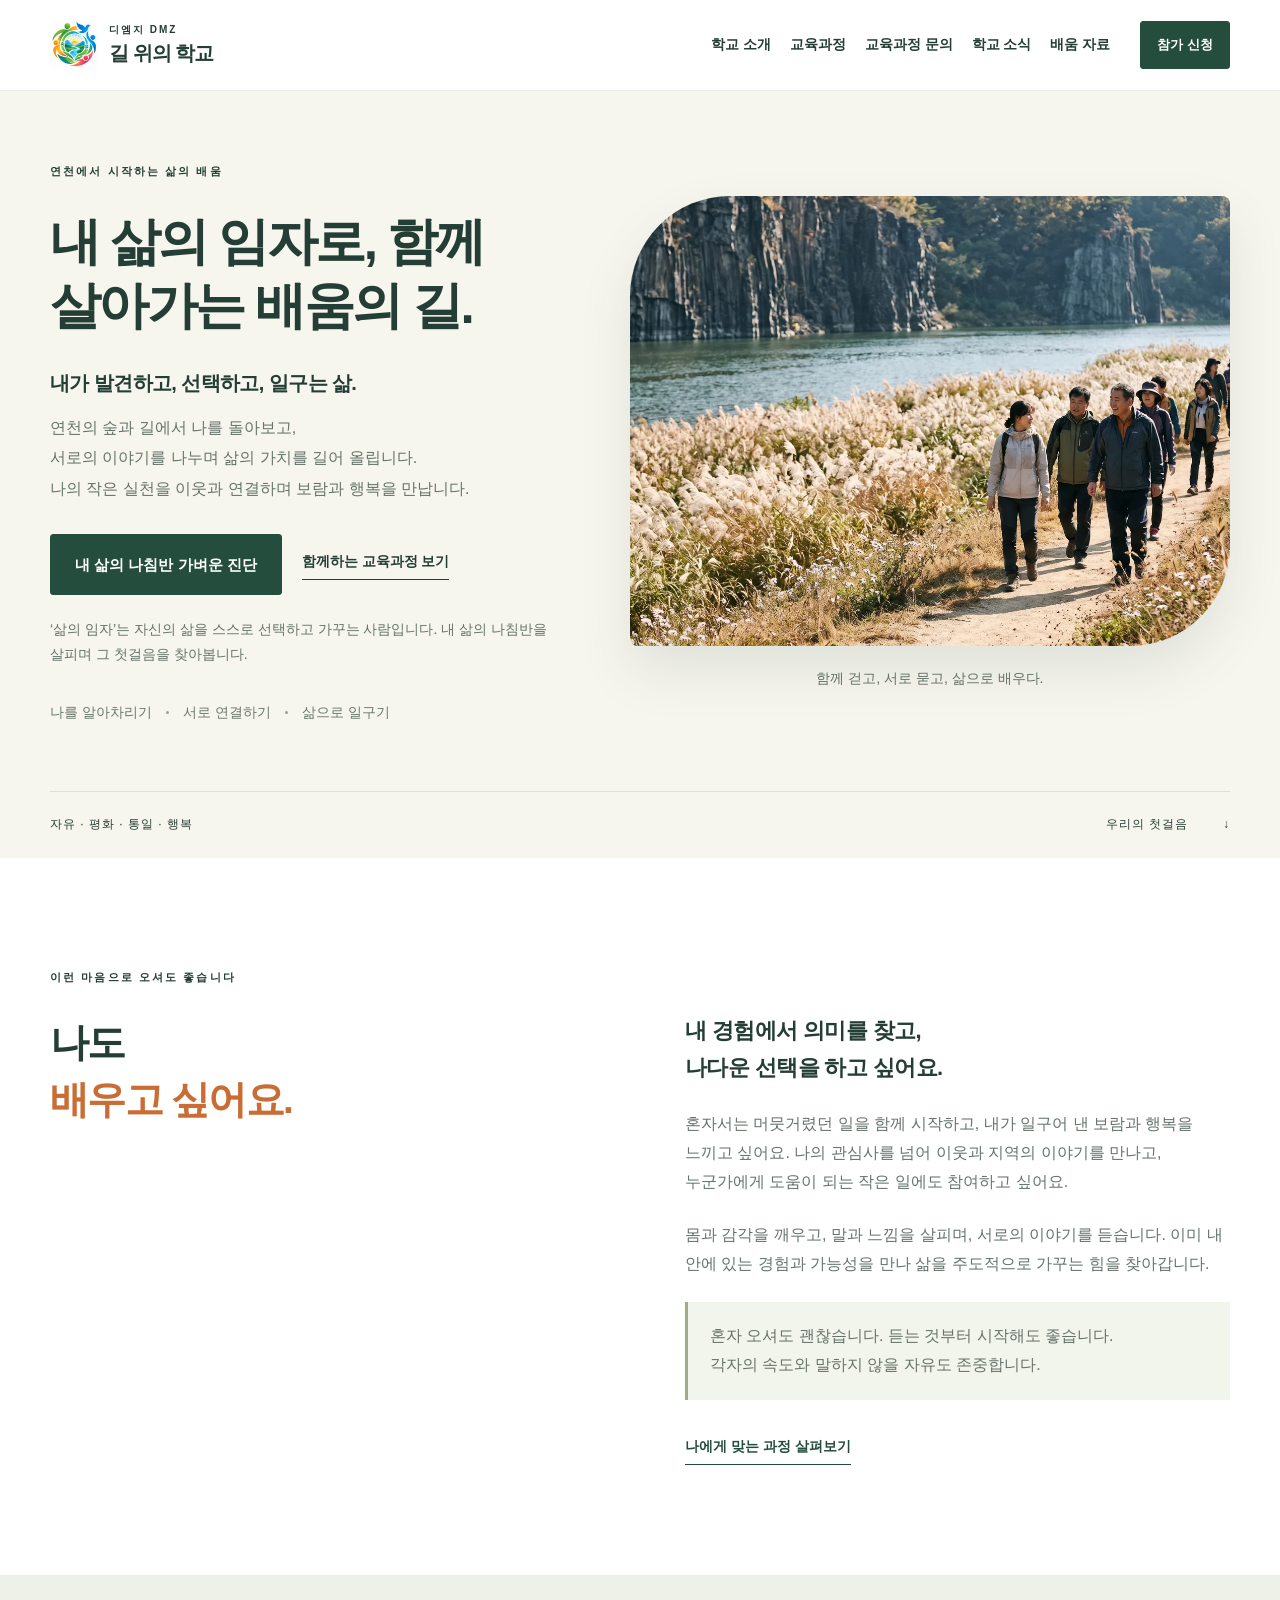
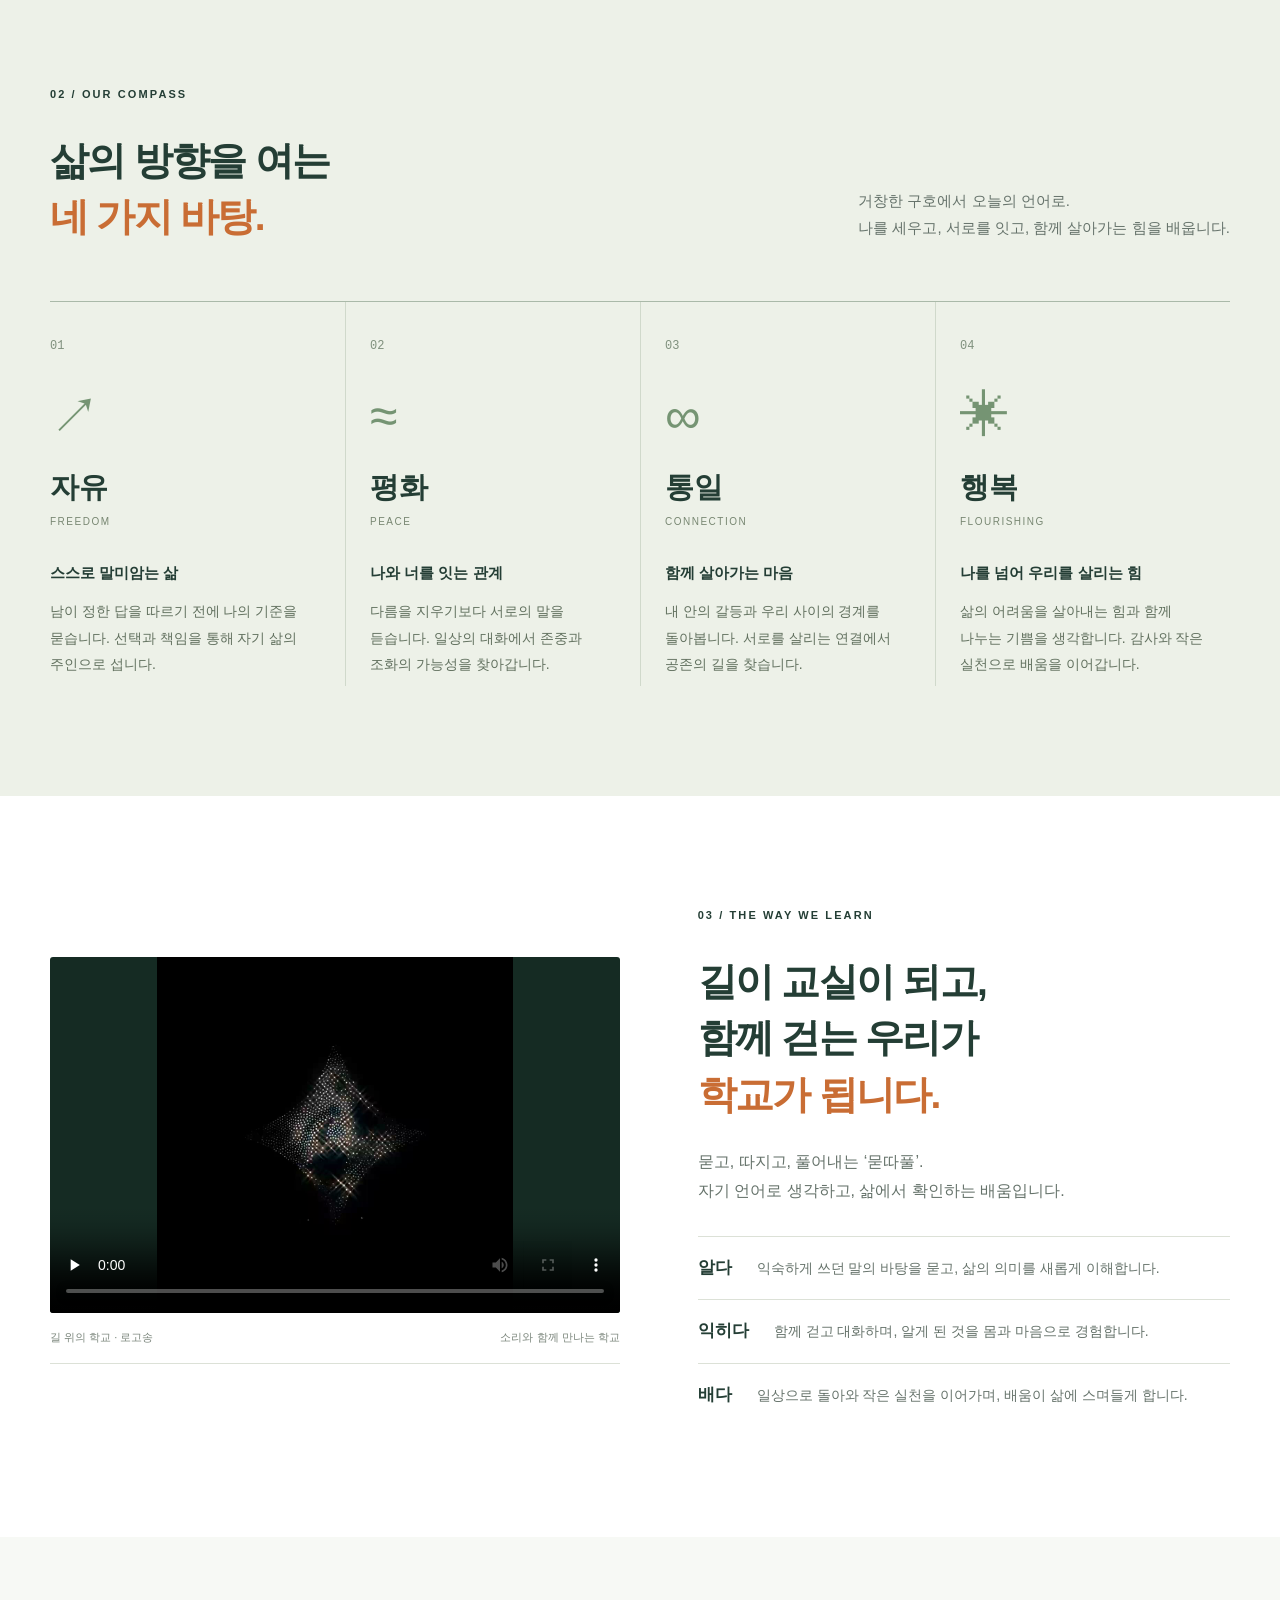
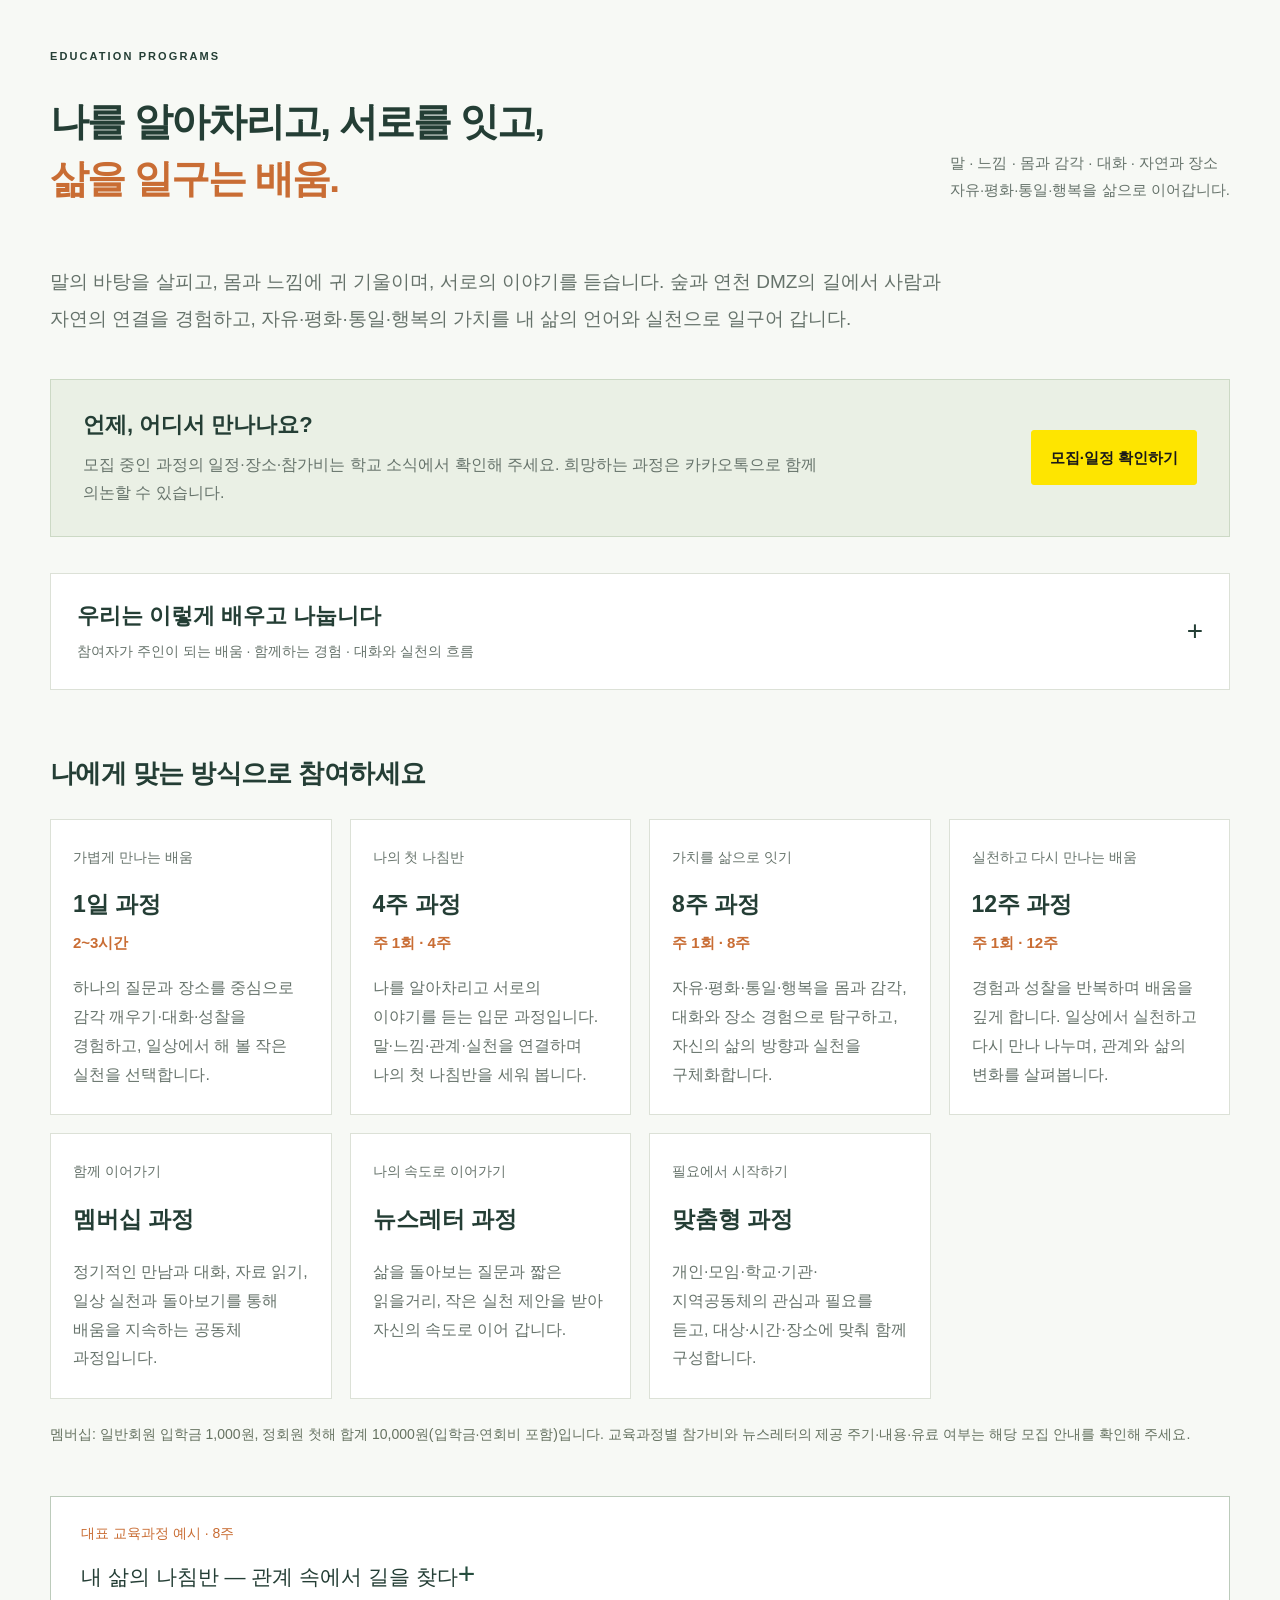
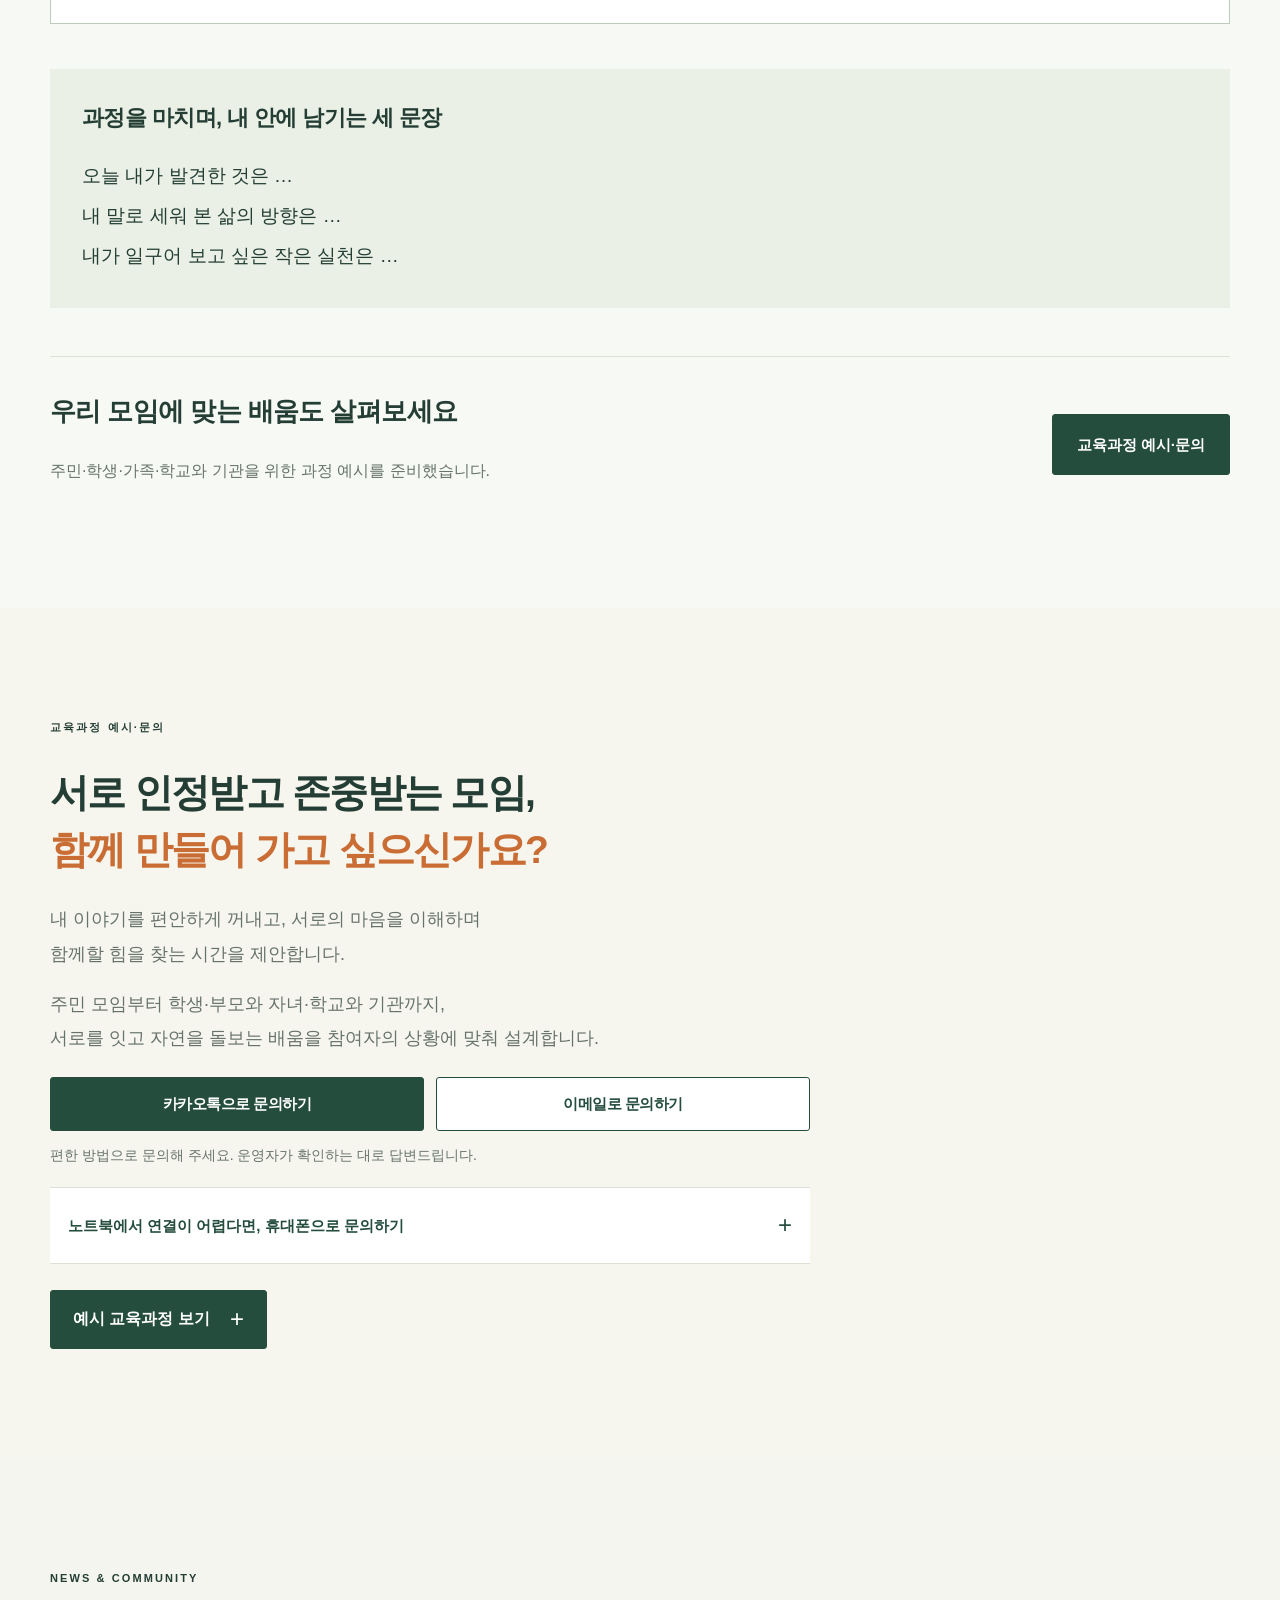
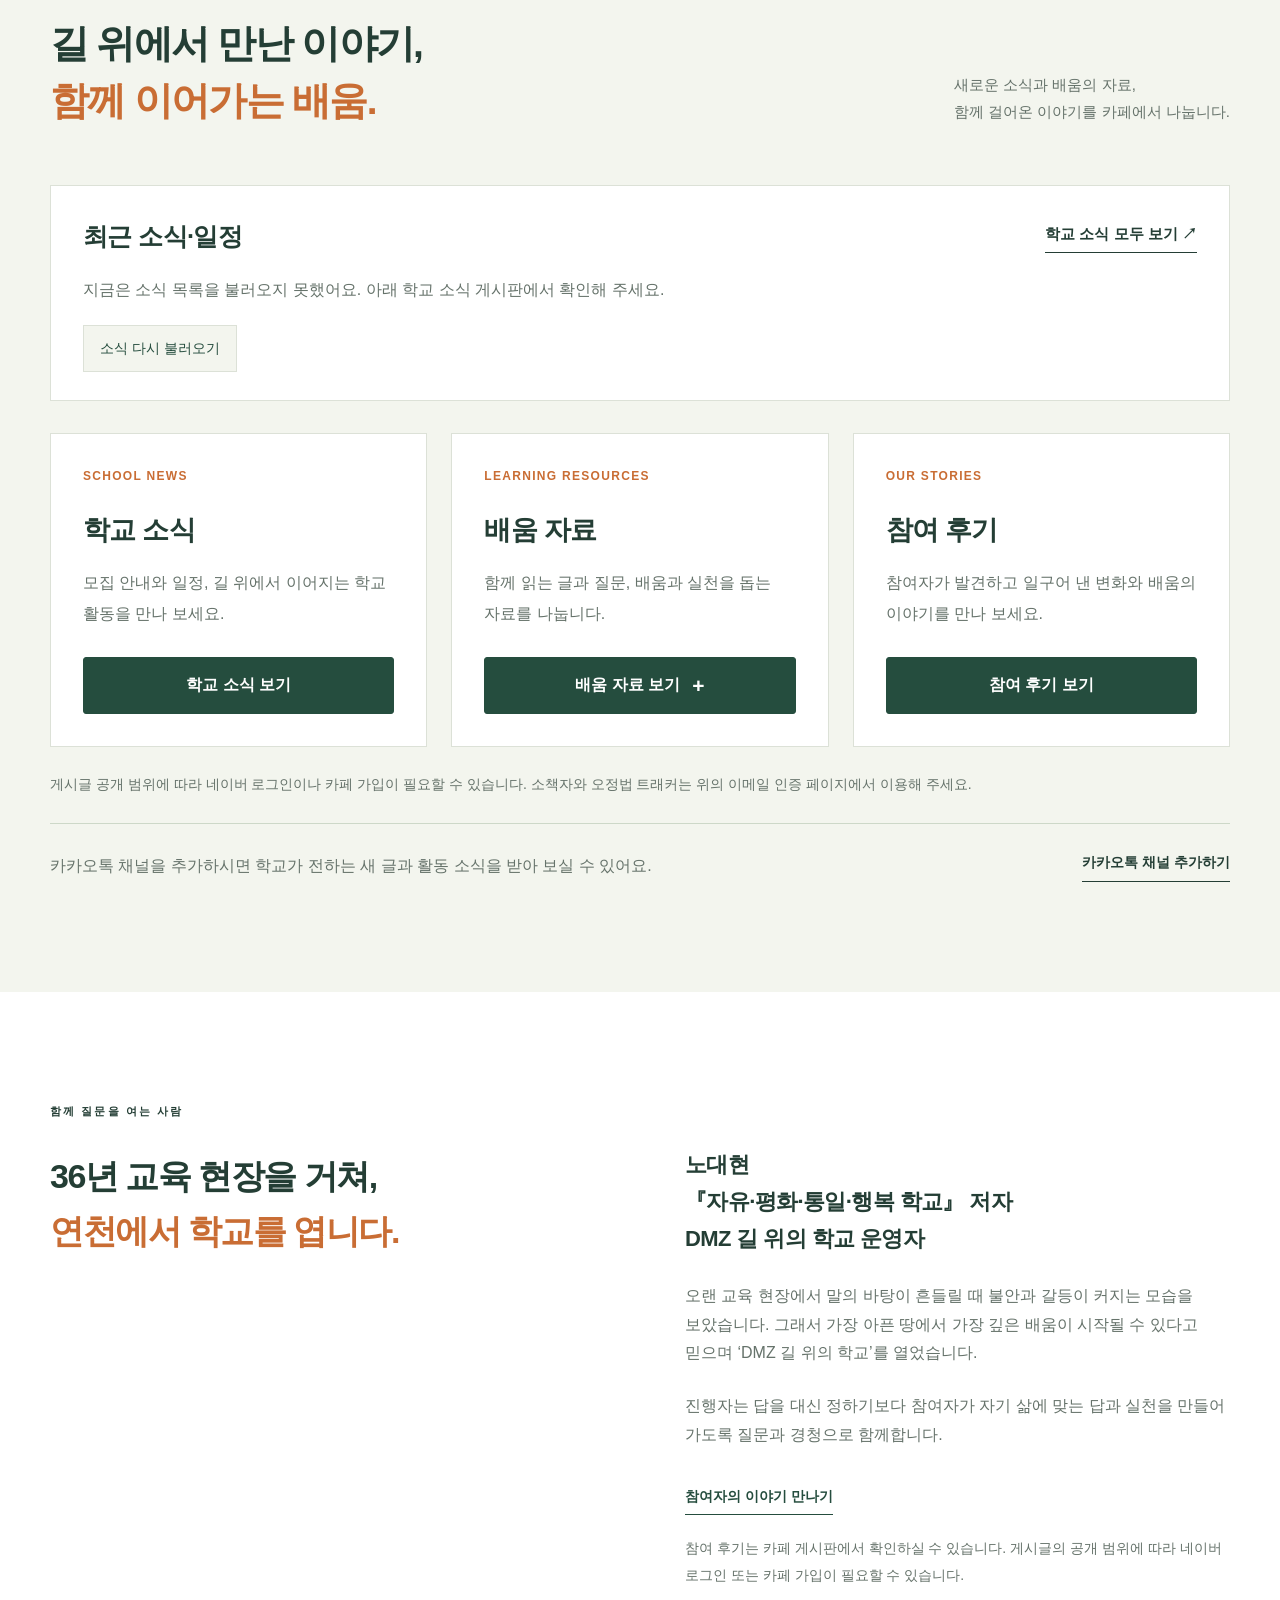
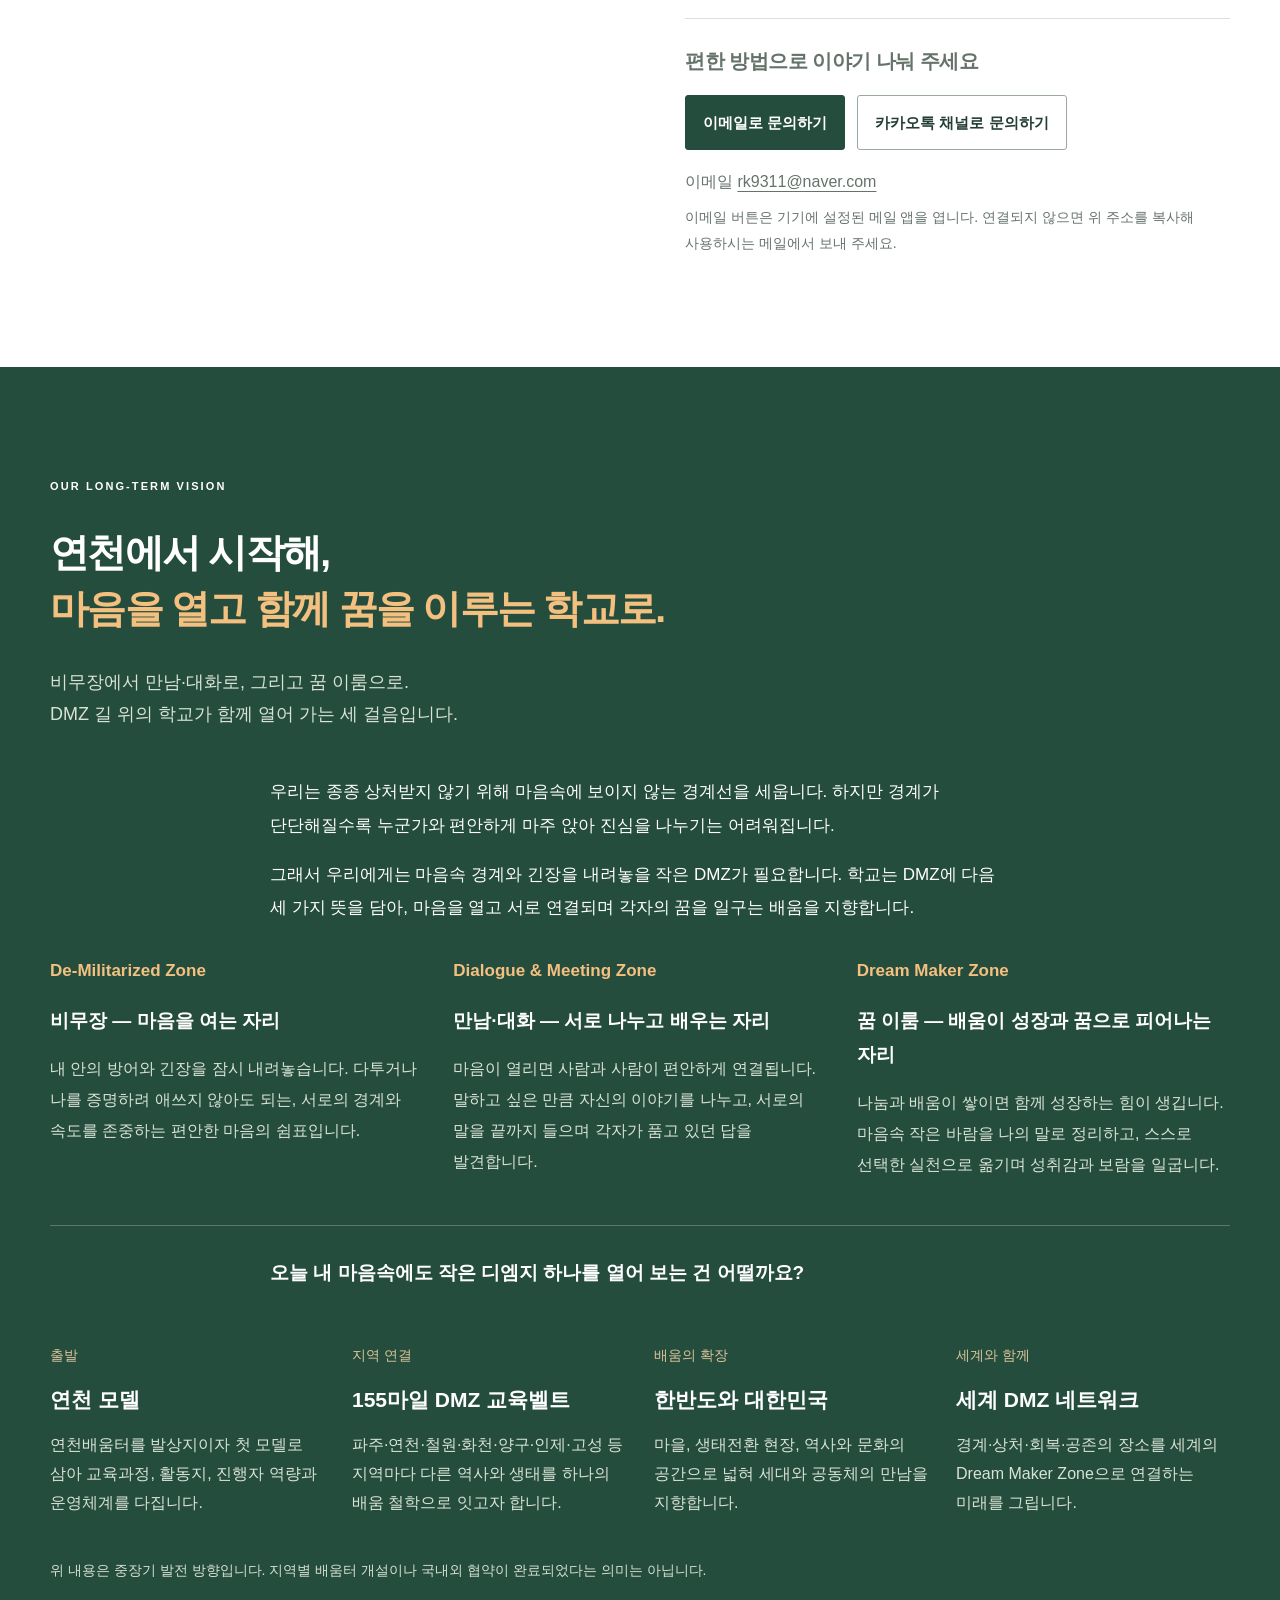
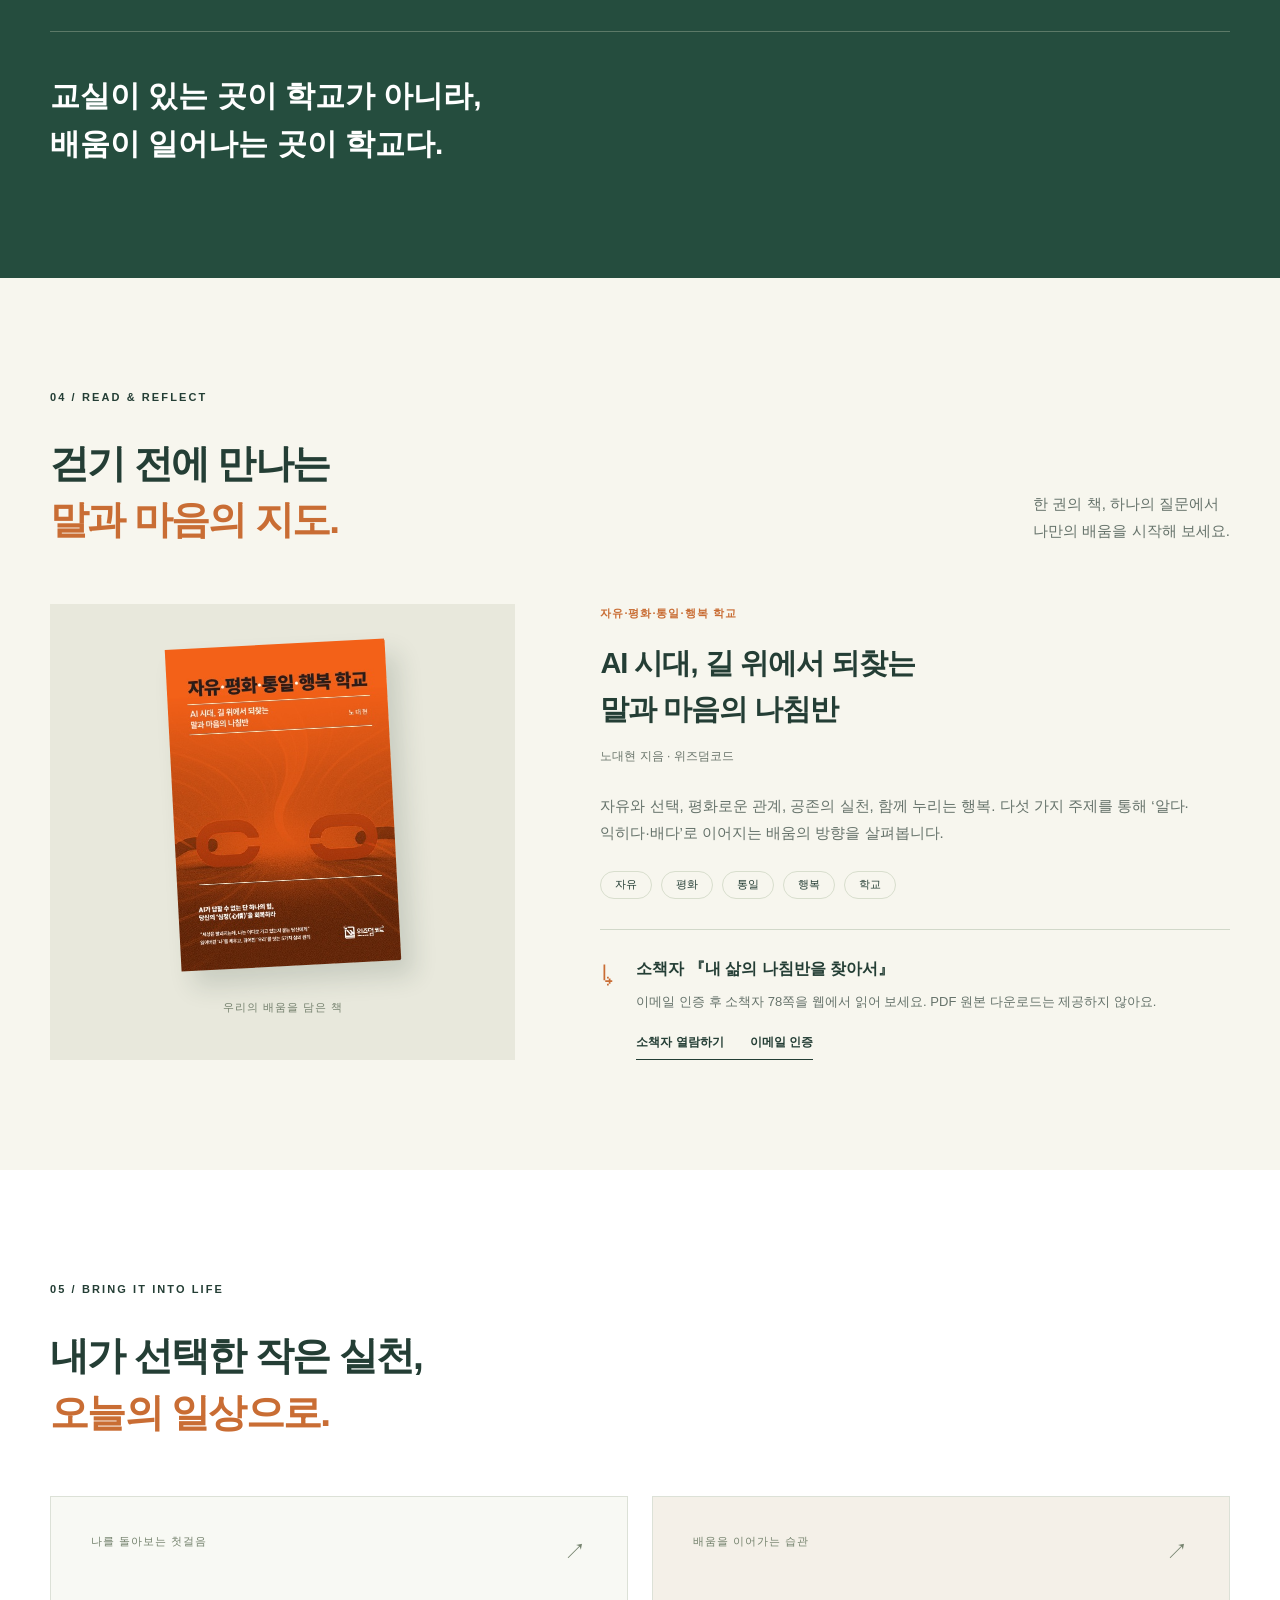
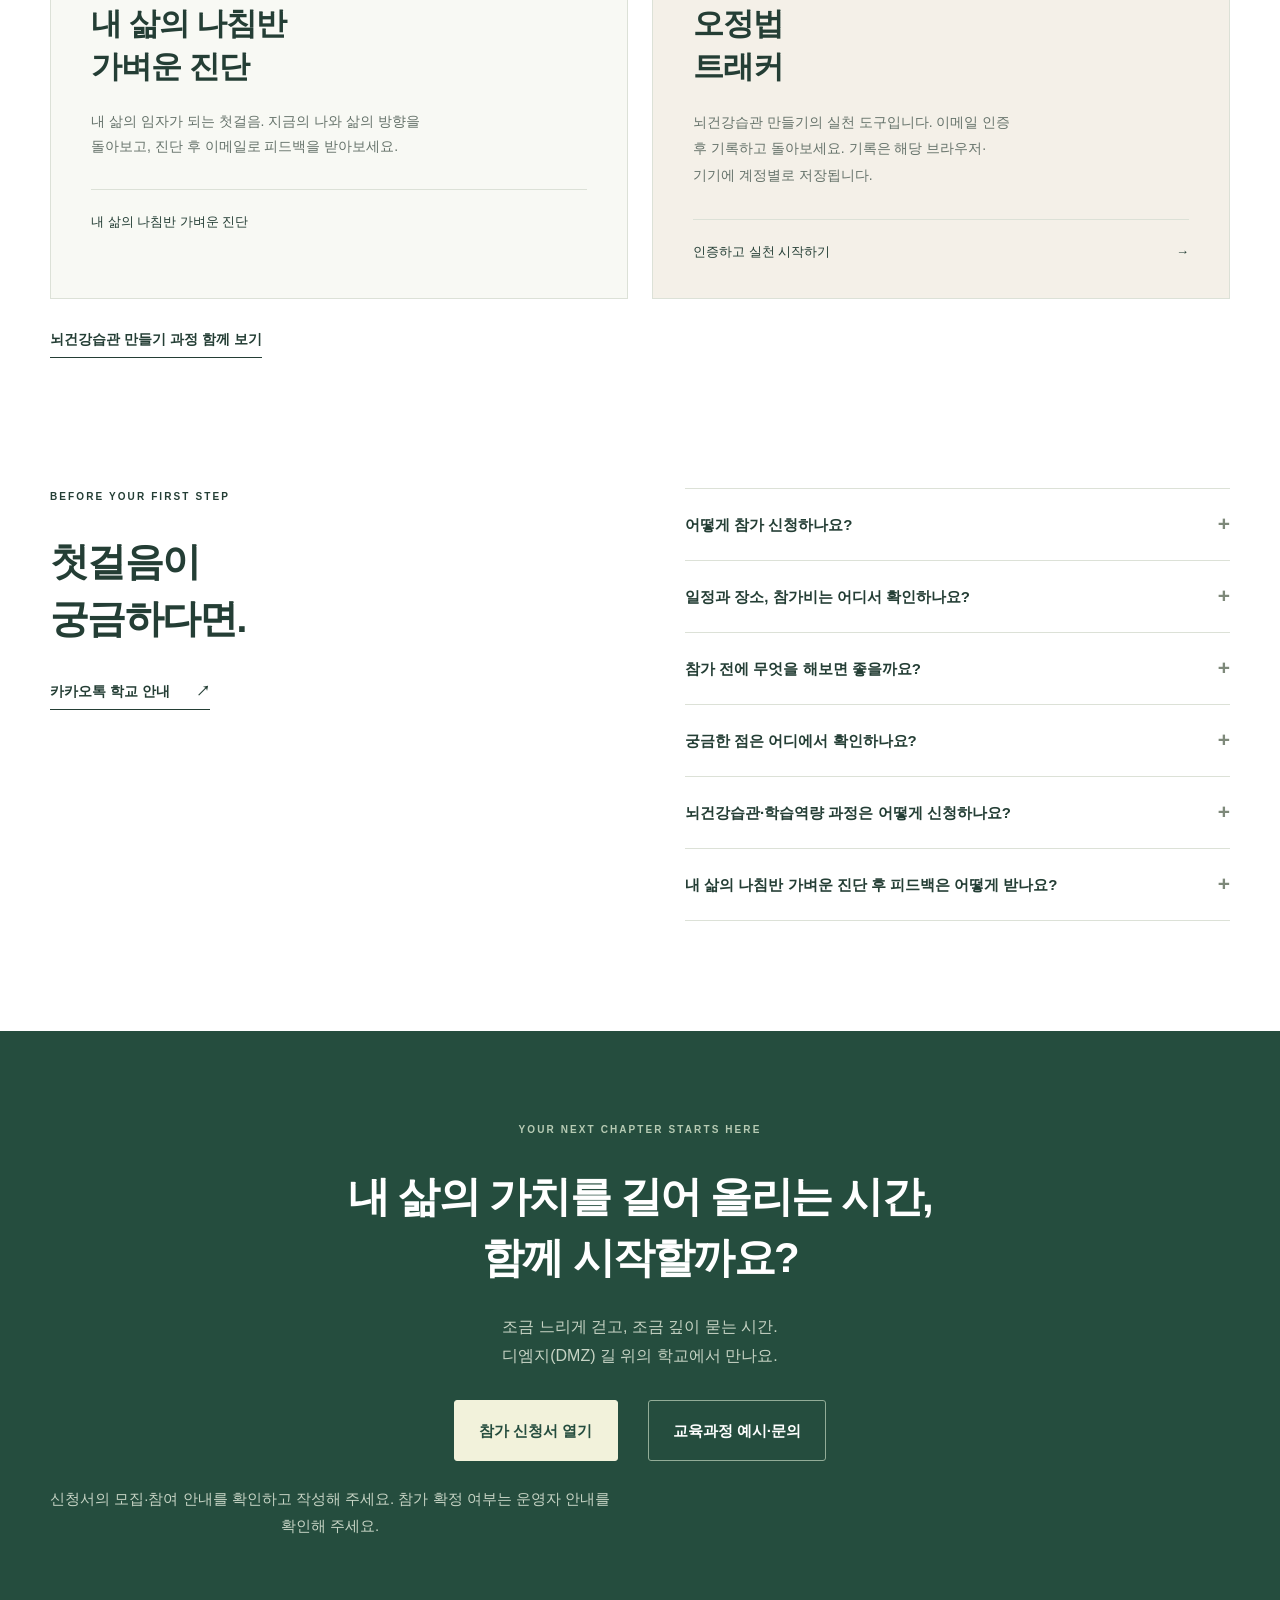
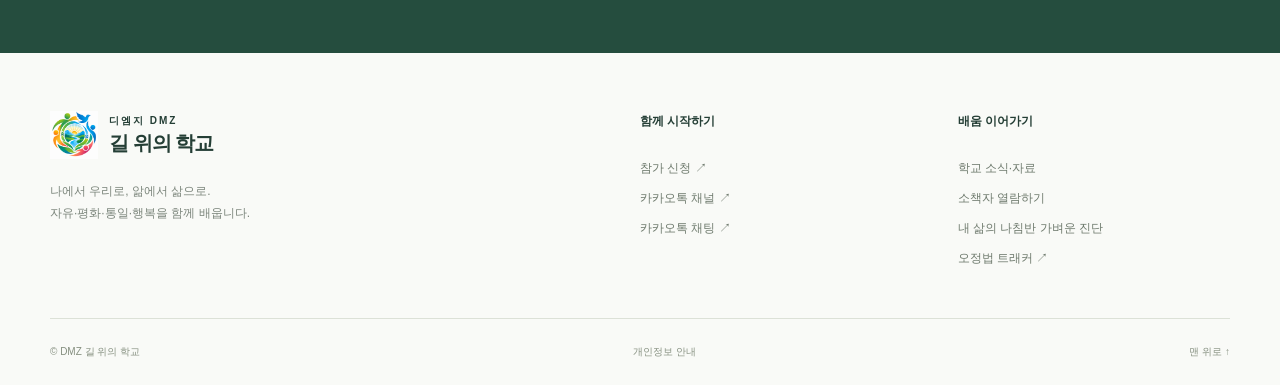
<file: index.html>
<!DOCTYPE html><html lang="ko"><head>
<meta charset="utf-8"><meta name="viewport" content="width=device-width,initial-scale=1">
<title>DMZ 길 위의 학교 | 내 삶의 임자가 되는 배움</title>
<meta name="description" content="내 삶의 가치를 길어 올리고, 이웃과 연결되며, 보람과 행복을 일구는 배움. 연천의 길에서 시작하는 참여형 교육과정.">
<meta property="og:title" content="DMZ 길 위의 학교 — 내 삶의 나침반을 찾아서"><meta property="og:description" content="함께 걷고, 서로 묻고, 삶으로 배우는 학교."><meta property="og:type" content="website"><meta name="theme-color" content="#254d3e">
<link rel="icon" href="assets/logo.png"><link rel="stylesheet" href="style.css?v=20261128-inquiry-fit2"><script src="app.js?v=20261128-inquiry" defer=""></script>
<script src="news.js" defer="" data-sheet-id="1Gr6EIN_C6Hx48fEkBrF39PbIJ0kwt_T243jyhmLf19w" data-sheet-gid="470435636"></script>
</head>
<body>
<a class="skip" href="#main">본문 바로가기</a>
<header class="header"><div class="wrap header-inner"><a class="brand" href="#" aria-label="DMZ 길 위의 학교 홈"><img src="assets/logo.png" alt="" width="48" height="48"><span><small>디엠지 DMZ</small><b>길 위의 학교</b></span></a><nav id="navigation" aria-label="주 메뉴"><a href="#about">학교 소개</a><a href="#programs">교육과정</a><a href="#proposals">교육과정 문의</a><a href="#news">학교 소식</a><a href="#learning">배움 자료</a></nav><a class="button small" href="https://forms.gle/WR8zNBg2jhPBdPFr8" target="_blank" rel="noopener noreferrer">참가 신청</a><button class="menu-toggle" type="button" aria-expanded="false" aria-controls="navigation" aria-label="메뉴 열기"><span></span><span></span></button></div></header>
<main id="main">
<section class="hero" id="about"><div class="wrap hero-grid"><div class="hero-copy"><p class="eyebrow">연천에서 시작하는 삶의 배움</p><h1>내 삶의 임자로, 함께 살아가는 배움의 길.</h1><p class="hero-sub">내가 발견하고, 선택하고, 일구는 삶.</p><p class="lead">연천의 숲과 길에서 나를 돌아보고,<br class="desktop"> 서로의 이야기를 나누며 삶의 가치를 길어 올립니다.<br class="desktop"> 나의 작은 실천을 이웃과 연결하며 보람과 행복을 만납니다.</p><div class="actions"><a class="button" href="https://forms.gle/8WSsFzhsfN99GEsq5" target="_blank" rel="noopener noreferrer">내 삶의 나침반 가벼운 진단</a><a class="text-link" href="#programs">함께하는 교육과정 보기</a></div><p class="hero-definition">‘삶의 임자’는 자신의 삶을 스스로 선택하고 가꾸는 사람입니다. 내 삶의 나침반을 살피며 그 첫걸음을 찾아봅니다.</p><div class="hero-note"><span>나를 알아차리기</span><i></i><span>서로 연결하기</span><i></i><span>삶으로 일구기</span></div></div><figure class="hero-art hero-walking"><div class="hero-photo-frame"><img class="hero-landscape" src="assets/hero-walking.webp" alt="강과 절벽, 억새가 어우러진 길을 함께 걷는 사람들의 풍경 이미지" width="2752" height="1536" fetchpriority="high"></div><figcaption><span>함께 걷고, 서로 묻고, 삶으로 배우다.</span></figcaption></figure></div><div class="hero-bottom wrap"><span>자유 · 평화 · 통일 · 행복</span><a href="#why">우리의 첫걸음 <span aria-hidden="true">↓</span></a></div></section>
<section class="section why" id="why"><div class="wrap split"><div><p class="eyebrow">이런 마음으로 오셔도 좋습니다</p><h2>나도<br><em>배우고 싶어요.</em></h2></div><div class="prose"><p class="large">내 경험에서 의미를 찾고,<br>나다운 선택을 하고 싶어요.</p><p>혼자서는 머뭇거렸던 일을 함께 시작하고, 내가 일구어 낸 보람과 행복을 느끼고 싶어요. 나의 관심사를 넘어 이웃과 지역의 이야기를 만나고, 누군가에게 도움이 되는 작은 일에도 참여하고 싶어요.</p><p>몸과 감각을 깨우고, 말과 느낌을 살피며, 서로의 이야기를 듣습니다. 이미 내 안에 있는 경험과 가능성을 만나 삶을 주도적으로 가꾸는 힘을 찾아갑니다.</p><p class="participation-welcome">혼자 오셔도 괜찮습니다. 듣는 것부터 시작해도 좋습니다.<br>각자의 속도와 말하지 않을 자유도 존중합니다.</p><a class="text-link" href="#programs">나에게 맞는 과정 살펴보기</a></div></div></section>
<section class="section values" id="values"><div class="wrap"><div class="section-head"><div><p class="eyebrow">02 / OUR COMPASS</p><h2>삶의 방향을 여는<br><em>네 가지 바탕.</em></h2></div><p>거창한 구호에서 오늘의 언어로.<br>나를 세우고, 서로를 잇고, 함께 살아가는 힘을 배웁니다.</p></div><div class="value-grid"><article><span class="number">01</span><span class="value-mark" aria-hidden="true">↗</span><h3>자유</h3><p class="en">FREEDOM</p><h4>스스로 말미암는 삶</h4><p>남이 정한 답을 따르기 전에 나의 기준을 묻습니다. 선택과 책임을 통해 자기 삶의 주인으로 섭니다.</p></article><article><span class="number">02</span><span class="value-mark" aria-hidden="true">≈</span><h3>평화</h3><p class="en">PEACE</p><h4>나와 너를 잇는 관계</h4><p>다름을 지우기보다 서로의 말을 듣습니다. 일상의 대화에서 존중과 조화의 가능성을 찾아갑니다.</p></article><article><span class="number">03</span><span class="value-mark" aria-hidden="true">∞</span><h3>통일</h3><p class="en">CONNECTION</p><h4>함께 살아가는 마음</h4><p>내 안의 갈등과 우리 사이의 경계를 돌아봅니다. 서로를 살리는 연결에서 공존의 길을 찾습니다.</p></article><article><span class="number">04</span><span class="value-mark" aria-hidden="true">✳</span><h3>행복</h3><p class="en">FLOURISHING</p><h4>나를 넘어 우리를 살리는 힘</h4><p>삶의 어려움을 살아내는 힘과 함께 나누는 기쁨을 생각합니다. 감사와 작은 실천으로 배움을 이어갑니다.</p></article></div></div></section>
<section class="section story" id="story"><div class="wrap story-grid"><div class="video-block"><video controls="" playsinline="" preload="none" poster="assets/song-poster.jpg" aria-label="길 위의 학교 로고송 영상"><source src="assets/school-song.mp4" type="video/mp4">영상을 지원하지 않는 브라우저입니다. <a href="assets/school-song.mp4">로고송 영상 열기</a></video><p><span>길 위의 학교 · 로고송</span><span>소리와 함께 만나는 학교</span></p></div><div><p class="eyebrow">03 / THE WAY WE LEARN</p><h2>길이 교실이 되고,<br>함께 걷는 우리가<br><em>학교가 됩니다.</em></h2><p class="story-intro">묻고, 따지고, 풀어내는 ‘묻따풀’.<br>자기 언어로 생각하고, 삶에서 확인하는 배움입니다.</p><ol class="learning-steps"><li><span>알다</span><p>익숙하게 쓰던 말의 바탕을 묻고, 삶의 의미를 새롭게 이해합니다.</p></li><li><span>익히다</span><p>함께 걷고 대화하며, 알게 된 것을 몸과 마음으로 경험합니다.</p></li><li><span>배다</span><p>일상으로 돌아와 작은 실천을 이어가며, 배움이 삶에 스며들게 합니다.</p></li></ol></div></div></section>
<section class="section programs" id="programs"><div class="wrap">
<div class="section-head"><div><p class="eyebrow">EDUCATION PROGRAMS</p><h2>나를 알아차리고, 서로를 잇고,<br><em>삶을 일구는 배움.</em></h2></div><p>말 · 느낌 · 몸과 감각 · 대화 · 자연과 장소<br>자유·평화·통일·행복을 삶으로 이어갑니다.</p></div>
<p class="program-intro">말의 바탕을 살피고, 몸과 느낌에 귀 기울이며, 서로의 이야기를 듣습니다. 숲과 연천 DMZ의 길에서 사람과 자연의 연결을 경험하고, 자유·평화·통일·행복의 가치를 내 삶의 언어와 실천으로 일구어 갑니다.</p>
<aside class="program-schedule" aria-labelledby="schedule-title"><div><h3 id="schedule-title">언제, 어디서 만나나요?</h3><p>모집 중인 과정의 일정·장소·참가비는 학교 소식에서 확인해 주세요. 희망하는 과정은 카카오톡으로 함께 의논할 수 있습니다.</p></div><a class="button" href="#news">모집·일정 확인하기</a></aside>
<details class="learning-method" id="learning-method"><summary><span><strong>우리는 이렇게 배우고 나눕니다</strong><small>참여자가 주인이 되는 배움 · 함께하는 경험 · 대화와 실천의 흐름</small></span><span class="method-toggle" aria-hidden="true">+</span></summary><div class="learning-method-content"><div class="program-philosophy"><article><span class="course-tag">참여자가 주인이 되는 배움</span><h3>내 안에서 발견하고,<br>내 삶으로 일구어 갑니다.</h3><p>길 위의 학교는 참여자 한 사람 한 사람에게 자기 삶을 이해하고 선택할 경험과 지혜, 가능성이 있다고 믿습니다.</p><p>진행자는 열린 질문과 경청으로 말문을 열고, 각자가 자신의 경험과 느낌을 표현할 수 있도록 돕습니다. 참여자는 이야기를 나누고, 자신에게 남는 의미를 정리하고 음미하며, 자기 삶에 맞는 답과 실천을 만들어 갑니다.</p><blockquote>“무엇을 배웠다”는 뿌듯함에서,<br><strong>“내가 발견하고 선택하여 일구어 냈다”는<br>성취감과 보람으로.</strong></blockquote></article><article><span class="course-tag">연결과 연대 속에서 살아가기</span><h3>우리는 관계 속에서<br>살아가는 존재입니다.</h3><p>홀로 있는 순간에도 사람·자연·장소·시간과 연결되어 살아갑니다. 나를 지탱하는 관계를 발견하고, 서로의 다름과 속도를 존중하며, 편안함과 안정감·소속감을 경험할 수 있는 배움의 자리를 만듭니다.</p><p>말할 자유와 함께 <strong>말하지 않을 자유, 적절한 거리, 잠시 머무를 시간</strong>도 존중합니다. 서로의 이야기를 만나며 자신의 답을 새롭게 만들어 갈 수 있습니다.</p></article></div><div class="program-block"><h3>이런 경험을 함께합니다</h3><div class="experience-grid">
<article><h4>말의 바탕 차리기</h4><p>내가 사용하는 말의 뜻과 바탕을 살피고, 자신의 경험을 자기 말로 표현합니다.</p></article>
<article><h4>느낌 알아차리기</h4><p>늧·느낌·감정·인식·행동의 흐름을 살피며, 지금 내 안에서 일어나는 것을 알아차립니다.</p></article>
<article><h4>몸과 감각 깨우기</h4><p>호흡·움직임·몸의 감각을 느끼고, 여건에 맞는 맨발 걷기와 브레인트레이닝을 경험합니다.</p></article>
<article><h4>듣고 대화하기</h4><p>이마고 대화와 회복적 대화를 통해 끝까지 듣기, 공감, 서로의 필요를 나누는 경험을 합니다.</p></article>
<article><h4>자연과 장소에서 가치 길어 올리기</h4><p>숲·물길·생태·역사의 현장을 만나고, 그 경험에서 자신의 삶과 연결되는 의미를 발견합니다.</p></article>
<article><h4>일상에서 일구기</h4><p>나의 나침반 선언과 작은 실천을 선택하고, 오정법 트래커로 기록하며 돌아봅니다.</p></article></div></div><div class="program-block program-flow"><h3>배움은 이렇게 흐릅니다</h3><ol><li>몸과 감각으로 만나기</li><li>내면에 귀 기울이기</li><li>말문 열기</li><li>서로 나누고 듣기</li><li>나의 말로 정리하기</li><li>머물러 음미하기</li><li>내가 선택한 실천으로 이어가기</li></ol><p>사물과 장소를 만나며 일어나는 느낌에 머물고, 내 삶과 관계의 연결을 발견합니다. 매번 같은 답에 도달하기보다 각자가 발견한 답을 서로의 이야기와 만나게 하는 과정입니다.</p></div></div></details>


<div class="program-block"><h3>나에게 맞는 방식으로 참여하세요</h3><div class="format-grid">
<article><span>가볍게 만나는 배움</span><h4>1일 과정</h4><b>2~3시간</b><p>하나의 질문과 장소를 중심으로 감각 깨우기·대화·성찰을 경험하고, 일상에서 해 볼 작은 실천을 선택합니다.</p></article>
<article><span>나의 첫 나침반</span><h4>4주 과정</h4><b>주 1회 · 4주</b><p>나를 알아차리고 서로의 이야기를 듣는 입문 과정입니다. 말·느낌·관계·실천을 연결하며 나의 첫 나침반을 세워 봅니다.</p></article>
<article><span>가치를 삶으로 잇기</span><h4>8주 과정</h4><b>주 1회 · 8주</b><p>자유·평화·통일·행복을 몸과 감각, 대화와 장소 경험으로 탐구하고, 자신의 삶의 방향과 실천을 구체화합니다.</p></article>
<article><span>실천하고 다시 만나는 배움</span><h4>12주 과정</h4><b>주 1회 · 12주</b><p>경험과 성찰을 반복하며 배움을 깊게 합니다. 일상에서 실천하고 다시 만나 나누며, 관계와 삶의 변화를 살펴봅니다.</p></article>
<article><span>함께 이어가기</span><h4>멤버십 과정</h4><p>정기적인 만남과 대화, 자료 읽기, 일상 실천과 돌아보기를 통해 배움을 지속하는 공동체 과정입니다.</p></article>
<article><span>나의 속도로 이어가기</span><h4>뉴스레터 과정</h4><p>삶을 돌아보는 질문과 짧은 읽을거리, 작은 실천 제안을 받아 자신의 속도로 이어 갑니다.</p></article>
<article><span>필요에서 시작하기</span><h4>맞춤형 과정</h4><p>개인·모임·학교·기관·지역공동체의 관심과 필요를 듣고, 대상·시간·장소에 맞춰 함께 구성합니다.</p></article></div><p class="course-note format-note">멤버십: 일반회원 입학금 1,000원, 정회원 첫해 합계 10,000원(입학금·연회비 포함)입니다. 교육과정별 참가비와 뉴스레터의 제공 주기·내용·유료 여부는 해당 모집 안내를 확인해 주세요.</p></div>
<details class="program-example"><summary><span><small>대표 교육과정 예시 · 8주</small>내 삶의 나침반 — 관계 속에서 길을 찾다</span><span class="example-toggle" aria-hidden="true">+</span></summary><div class="example-content"><p>현재 삶 자각 · 삶의 리듬 살피기 · 관점 점검 · 감정과 신념 성찰 · 생애 경험 재해석 · 관계 재구성 · 가치 재선택 · 생활실천으로 이어지는 구성 예시입니다.</p><ol class="week-list">
<li><div><span>1주 · 삶의 방향</span><h4>왜 지금, 내 삶의 나침반이 필요한가</h4></div><p>숲과 자연을 오감으로 만나며 현재의 삶을 자각합니다. 자기인식과 삶의 만족·의미를 살피고, 나를 지탱하는 관계와 삶의 방향을 돌아봅니다.</p></li>
<li><div><span>2주 · 자유</span><h4>나를 알아차리고 스스로 말미암기</h4></div><p>물의 흐름과 걷는 속도를 경험하며 자신의 리듬을 살핍니다. 몸·느낌·생각을 알아차리고 자율적 선택, 자기조절, 자기실현의 가능성을 찾아봅니다.</p></li>
<li><div><span>3주 · 자유</span><h4>선택하고 책임지는 삶</h4></div><p>갈림길과 다른 길을 경험하며 선택의 기준을 묻습니다. 말의 바탕과 익숙한 관점을 살피고, 나의 선택이 타인과 자연에 미치는 영향을 돌아보며 가치와 행동을 연결합니다.</p></li>
<li><div><span>4주 · 평화</span><h4>내 안의 안정과 통합</h4></div><p>숲의 고요함과 호흡 속에서 감정과 신념을 돌아봅니다. 몸의 긴장을 알아차리고, 나를 안정시키는 환경과 관계를 발견하며 정서조절과 내적 통합을 살핍니다.</p></li>
<li><div><span>5주 · 평화 실습</span><h4>끝까지 듣고 나와 너를 잇기</h4></div><p>나무의 성장 흔적과 계절을 만나 자신의 경험을 되새깁니다. 이마고 대화와 회복적 질문으로 서로의 이야기를 들으며 존중과 공감, 평화적 의사소통과 갈등 전환을 경험합니다.</p></li>
<li><div><span>6주 · 통일</span><h4>다름을 품고 관계를 다시 잇기</h4></div><p>생태계의 상호의존성과 연천 DMZ의 경계를 살핍니다. 내 안과 우리 사이의 갈라짐을 돌아보고, 차이를 지우지 않고 함께 살아갈 약속과 공동체적 연대의 가능성을 찾아봅니다.</p></li>
<li><div><span>7주 · 행복</span><h4>함께 살아있음의 기쁨과 살리는 힘</h4></div><p>자연 속에서 머물고 선택하며 소중한 가치를 다시 발견합니다. 삶의 만족과 의미, 감사와 관계적 안녕, 기여와 보람을 나눕니다.</p></li>
<li><div><span>8주 · 나의 나침반 선언</span><h4>삶의 언어를 다시 세우고 걸어 나가기</h4></div><p>숲길 전체의 경험과 귀환을 정리하고 음미합니다. 네 가치를 자신의 언어로 통합해 삶의 방향을 세우고, 언제·어디서·어떻게 실천할지 선택합니다.</p></li></ol><p class="course-note">대상과 장소, 계절과 운영 여건, 참여자의 질문과 필요에 따라 활동과 순서를 조정합니다. 개별 주제의 체험 과정이나 연속 과정으로 구성할 수 있습니다.</p></div></details>
<div class="program-reflection"><h3>과정을 마치며, 내 안에 남기는 세 문장</h3><p>오늘 내가 발견한 것은 …<br>내 말로 세워 본 삶의 방향은 …<br>내가 일구어 보고 싶은 작은 실천은 …</p></div>
<div class="program-inquiry"><div><h3>우리 모임에 맞는 배움도 살펴보세요</h3><p>주민·학생·가족·학교와 기관을 위한 과정 예시를 준비했습니다.</p></div><a class="button" href="#proposals">교육과정 예시·문의</a></div></div></section><section class="section proposal-section" id="proposals"><div class="wrap"><div class="proposal-invitation"><p class="eyebrow">교육과정 예시·문의</p><h2>서로 인정받고 존중받는 모임,<br><em>함께 만들어 가고 싶으신가요?</em></h2><p>내 이야기를 편안하게 꺼내고, 서로의 마음을 이해하며<br class="desktop"> 함께할 힘을 찾는 시간을 제안합니다.</p><p>주민 모임부터 학생·부모와 자녀·학교와 기관까지,<br class="desktop"> 서로를 잇고 자연을 돌보는 배움을 참여자의 상황에 맞춰 설계합니다.</p><div class="proposal-direct-contact inquiry-contact"><div class="inquiry-actions"><a class="button inquiry-kakao" href="https://pf.kakao.com/_qJvMX/chat">카카오톡으로 문의하기</a><a class="button inquiry-email" href="mailto:rk9311@naver.com?subject=%5BDMZ%20%EA%B8%B8%20%EC%9C%84%EC%9D%98%20%ED%95%99%EA%B5%90%5D%20%EA%B5%90%EC%9C%A1%EA%B3%BC%EC%A0%95%20%EB%AC%B8%EC%9D%98&amp;body=%EA%B4%80%EC%8B%AC%20%EA%B3%BC%EC%A0%95%3A%20%EA%B5%90%EC%9C%A1%EA%B3%BC%EC%A0%95%0A%EC%B0%B8%EC%97%AC%20%EB%8C%80%EC%83%81%3A%20%0A%ED%9D%AC%EB%A7%9D%20%EC%9D%B8%EC%9B%90%3A%20%0A%ED%9D%AC%EB%A7%9D%20%EC%8B%9C%EA%B0%84%3A%20%0A%EB%AC%B8%EC%9D%98%20%EB%82%B4%EC%9A%A9%3A%20%0A%0A">이메일로 문의하기</a></div><p class="inquiry-method-note">편한 방법으로 문의해 주세요. 운영자가 확인하는 대로 답변드립니다.</p><details class="inquiry-help"><summary><span class="inquiry-desktop-label">노트북에서 연결이 어렵다면, 휴대폰으로 문의하기</span><span class="inquiry-mobile-label">카카오톡 연결이 어려우신가요?</span><span aria-hidden="true">+</span></summary><div class="inquiry-help-content"><figure class="inquiry-qr"><img src="assets/kakao-inquiry-qr.png" alt="휴대폰에서 DMZ 길 위의 학교 카카오톡 채팅 주소를 여는 QR 코드" width="290" height="290" loading="lazy"><figcaption>휴대폰 카메라로 스캔해 주세요.</figcaption></figure><div class="inquiry-help-text"><p class="inquiry-desktop-tip"><strong>노트북에서 카카오톡 로그인이 번거로우면</strong><br>휴대폰 카메라로 QR을 읽고 카카오톡 실행 안내를 따라 주세요. 휴대폰의 카카오톡 설치·로그인 상태에 따라 안내가 나타날 수 있습니다.</p><p><strong>채팅방에 챗봇이 먼저 보이면</strong><br>‘운영자 문의’ → ‘운영자와 상담하기’를 선택한 뒤 문의를 남겨 주세요.</p><p><strong>이메일로 직접 보내셔도 됩니다.</strong><br><a class="inquiry-email-address" href="mailto:rk9311@naver.com">rk9311@naver.com</a></p><button type="button" class="inquiry-copy-button" data-inquiry-copy="rk9311@naver.com">이메일 주소 복사</button><p class="inquiry-copy-status" role="status" aria-live="polite"></p><p class="inquiry-small-note">이메일 버튼은 기기에 설정된 메일 앱을 엽니다. 앱이 연결되지 않으면 위 주소로 사용하시는 메일에서 보내 주세요.</p></div></div></details></div></div><details id="proposal-options" class="proposal-options proposal-picker"><summary><span data-picker-label="">예시 교육과정 보기</span></summary><div class="proposal-picker-content"><h3>지금 우리에게 필요한 배움은 무엇인가요?</h3><p class="proposal-options-note">마음이 머무는 장면을 골라보세요. 카드의 ‘체험 구성 살펴보기’를 누르면 대상과 활동, 가져갈 것을 확인할 수 있습니다. 현재 모집 공고는 학교 소식에서 확인해 주세요.</p><div class="proposal-card-grid"><article class="proposal-preview-card" aria-labelledby="course-title-neighbors"><img src="assets/course-neighbors.webp" alt="강변에서 이웃들이 지도를 펼치고 좋아하는 장소를 나누는 일러스트" width="720" height="540" class="course-card-thumbnail"><div class="course-card-content"><p class="course-card-audience">주민 · 동아리 · 지역 모임</p><h3 id="course-title-neighbors">연천에서 다시 만나는 나와 이웃</h3><p class="course-card-scene"><span>늘 걷던 길, 이웃과 새롭게 봅니다.</span><span>서로 아끼는 장소를 지도에 담습니다.</span><span class="course-card-takeaway">내 손으로 만든 가치 지도를 가져갑니다.</span><span class="course-card-takeaway">다음에 함께할 작은 약속도 남깁니다.</span></p><details class="proposal course-card-details" id="proposal-neighbors" data-proposal=""><summary><span class="course-detail-label">체험 구성 살펴보기</span><span class="course-detail-icon" aria-hidden="true">+</span></summary><div class="proposal-body"><p class="proposal-purpose">나와 지역을 긍정적으로 바라보고, 모임과 모임 사이의 경계를 넘어 함께할 작은 일을 찾습니다.</p><dl class="proposal-meta"><div><dt>함께할 분</dt><dd>주민, 동아리, 파크골프 등 생활체육 모임, 지역공동체</dd></div><div><dt>구성 예시</dt><dd>1일 2~3시간 또는 4회기 구성 예시</dd></div></dl><h4>이렇게 만나고 나눕니다</h4><ol><li>몸과 감각을 깨우며 연천의 길·자연·생활 공간 만나기</li><li>내가 살아온 이야기와 우리 동네의 소중한 가치 나누기</li><li>서로 다른 관심과 경험에서 공통의 필요 찾기</li><li>이웃에게 도움이 되는 작은 공동실천 선택하기</li></ol><div class="proposal-result"><h4>내가 일구어 가져가는 것</h4><p>우리 동네의 가치 한 가지와 함께 해 볼 실천 한 가지</p></div><div class="proposal-consult"><p>우리 모임과 이웃 모임이 함께할 계기를 만들고 싶으신가요?</p><div class="inquiry-actions"><a class="button inquiry-kakao" href="https://pf.kakao.com/_qJvMX/chat">카카오톡 문의</a><a class="button inquiry-email" href="mailto:rk9311@naver.com?subject=%5BDMZ%20%EA%B8%B8%20%EC%9C%84%EC%9D%98%20%ED%95%99%EA%B5%90%5D%20%EC%97%B0%EC%B2%9C%EC%97%90%EC%84%9C%20%EB%8B%A4%EC%8B%9C%20%EB%A7%8C%EB%82%98%EB%8A%94%20%EB%82%98%EC%99%80%20%EC%9D%B4%EC%9B%83%20%EB%AC%B8%EC%9D%98&amp;body=%EA%B4%80%EC%8B%AC%20%EA%B3%BC%EC%A0%95%3A%20%EC%97%B0%EC%B2%9C%EC%97%90%EC%84%9C%20%EB%8B%A4%EC%8B%9C%20%EB%A7%8C%EB%82%98%EB%8A%94%20%EB%82%98%EC%99%80%20%EC%9D%B4%EC%9B%83%0A%EC%B0%B8%EC%97%AC%20%EB%8C%80%EC%83%81%3A%20%0A%ED%9D%AC%EB%A7%9D%20%EC%9D%B8%EC%9B%90%3A%20%0A%ED%9D%AC%EB%A7%9D%20%EC%8B%9C%EA%B0%84%3A%20%0A%EB%AC%B8%EC%9D%98%20%EB%82%B4%EC%9A%A9%3A%20%0A%0A">이메일 문의</a></div><p class="inquiry-card-note">카카오톡 실행·로그인이 어렵다면 이메일로 문의해 주세요.</p></div><p class="proposal-note">문의하실 때 과정 이름과 대상·희망 인원·시간·장소를 남겨 주세요. 회기와 인원, 장소 조건, 준비물과 비용은 협의 후 안내합니다.</p></div></details></div></article><article class="proposal-preview-card" aria-labelledby="course-title-joy"><img src="assets/course-joy.webp" alt="학생들이 종이를 접어 작은 다리를 만들고 함께 시험하는 일러스트" width="720" height="540" class="course-card-thumbnail"><div class="course-card-content"><p class="course-card-audience">학생 · 학급 · 청소년 모임</p><h3 id="course-title-joy">배움의 즐거움을 찾는 시간</h3><p class="course-card-scene"><span>종이 한 장으로 다리를 세워 봅니다.</span><span>답보다 내가 찾은 방법을 나눕니다.</span><span class="course-card-takeaway">작은 작품과 함께</span><span class="course-card-takeaway">나만의 배움 사용설명서를 가져갑니다.</span></p><details class="proposal course-card-details" id="proposal-joy" data-proposal=""><summary><span class="course-detail-label">체험 구성 살펴보기</span><span class="course-detail-icon" aria-hidden="true">+</span></summary><div class="proposal-body"><p class="proposal-purpose">질문하고 시도하는 경험을 통해 배우는 즐거움을 발견하고, 스스로 시작하고 이어가는 방법을 찾아갑니다.</p><dl class="proposal-meta"><div><dt>함께할 분</dt><dd>초·중·고 학생 모임, 학급, 청소년 배움 공동체</dd></div><div><dt>구성 예시</dt><dd>1일 체험 또는 4회기 구성 예시</dd></div></dl><h4>이렇게 만나고 나눕니다</h4><ol><li>몸과 감각을 깨우며 지금의 상태 알아차리기</li><li>내가 궁금한 질문과 몰입했던 경험 나누기</li><li>도움을 요청하고 서로의 시도를 응원하는 대화</li><li>작은 목표를 선택하고 실행·돌아보기 이어가기</li></ol><div class="proposal-result"><h4>내가 일구어 가져가는 것</h4><p>내가 선택한 배움 목표와 나에게 맞는 실천 방법</p></div><div class="proposal-consult"><p>아이들이 질문하고 시도하는 분위기를 함께 만들고 싶으신가요?</p><div class="inquiry-actions"><a class="button inquiry-kakao" href="https://pf.kakao.com/_qJvMX/chat">카카오톡 문의</a><a class="button inquiry-email" href="mailto:rk9311@naver.com?subject=%5BDMZ%20%EA%B8%B8%20%EC%9C%84%EC%9D%98%20%ED%95%99%EA%B5%90%5D%20%EB%B0%B0%EC%9B%80%EC%9D%98%20%EC%A6%90%EA%B1%B0%EC%9B%80%EC%9D%84%20%EC%B0%BE%EB%8A%94%20%EC%8B%9C%EA%B0%84%20%EB%AC%B8%EC%9D%98&amp;body=%EA%B4%80%EC%8B%AC%20%EA%B3%BC%EC%A0%95%3A%20%EB%B0%B0%EC%9B%80%EC%9D%98%20%EC%A6%90%EA%B1%B0%EC%9B%80%EC%9D%84%20%EC%B0%BE%EB%8A%94%20%EC%8B%9C%EA%B0%84%0A%EC%B0%B8%EC%97%AC%20%EB%8C%80%EC%83%81%3A%20%0A%ED%9D%AC%EB%A7%9D%20%EC%9D%B8%EC%9B%90%3A%20%0A%ED%9D%AC%EB%A7%9D%20%EC%8B%9C%EA%B0%84%3A%20%0A%EB%AC%B8%EC%9D%98%20%EB%82%B4%EC%9A%A9%3A%20%0A%0A">이메일 문의</a></div><p class="inquiry-card-note">카카오톡 실행·로그인이 어렵다면 이메일로 문의해 주세요.</p></div><p class="proposal-note">문의하실 때 과정 이름과 대상·희망 인원·시간·장소를 남겨 주세요. 회기와 인원, 장소 조건, 준비물과 비용은 협의 후 안내합니다.</p></div></details></div></article><article class="proposal-preview-card" aria-labelledby="course-title-custom"><img src="assets/course-custom.webp" alt="원형으로 앉아 서로의 이야기를 편안히 듣는 사람들의 일러스트" width="720" height="540" class="course-card-thumbnail"><div class="course-card-content"><p class="course-card-audience">학교 · 기관 · 활동가 · 구성원 모임</p><h3 id="course-title-custom">학교·기관 맞춤형 프로그램</h3><p class="course-card-scene"><span>내 말을 끝까지 들어주는 사람을 만납니다.</span><span>서로의 뜻을 확인하며 마음을 엽니다.</span><span class="course-card-takeaway">우리 모임에서 시험해 볼</span><span class="course-card-takeaway">작은 대화 약속 두 가지를 가져갑니다.</span></p><details class="proposal course-card-details" id="proposal-custom" data-proposal=""><summary><span class="course-detail-label">체험 구성 살펴보기</span><span class="course-detail-icon" aria-hidden="true">+</span></summary><div class="proposal-body"><p class="proposal-purpose">서로 인정받고 존중받는 경험을 바탕으로, 이야기를 편안하게 꺼내고 함께할 힘을 찾는 분위기를 만듭니다.</p><dl class="proposal-meta"><div><dt>함께할 분</dt><dd>학교, 기관, 주민 활동가, 조직과 공동체</dd></div><div><dt>구성 예시</dt><dd>대상·시간·장소·관심 과제에 맞춰 협의</dd></div></dl><h4>이렇게 만나고 나눕니다</h4><ol><li>각자가 바라는 인정과 존중, 관계의 필요 알아차리기</li><li>이마고 대화·회복적 질문을 활용한 경청과 공감 연습</li><li>갈등과 차이 속에서 서로의 경험과 관점 살피기</li><li>함께 지킬 약속과 작은 공동과제 정하기</li></ol><div class="proposal-result"><h4>내가 일구어 가져가는 것</h4><p>우리 모임이 합의한 관계의 약속과 실행 계획</p></div><div class="proposal-consult"><p>우리 학교·기관의 상황에 맞는 과정을 함께 설계하고 싶으신가요?</p><div class="inquiry-actions"><a class="button inquiry-kakao" href="https://pf.kakao.com/_qJvMX/chat">카카오톡 문의</a><a class="button inquiry-email" href="mailto:rk9311@naver.com?subject=%5BDMZ%20%EA%B8%B8%20%EC%9C%84%EC%9D%98%20%ED%95%99%EA%B5%90%5D%20%ED%95%99%EA%B5%90%C2%B7%EA%B8%B0%EA%B4%80%20%EB%A7%9E%EC%B6%A4%ED%98%95%20%ED%94%84%EB%A1%9C%EA%B7%B8%EB%9E%A8%20%EB%AC%B8%EC%9D%98&amp;body=%EA%B4%80%EC%8B%AC%20%EA%B3%BC%EC%A0%95%3A%20%ED%95%99%EA%B5%90%C2%B7%EA%B8%B0%EA%B4%80%20%EB%A7%9E%EC%B6%A4%ED%98%95%20%ED%94%84%EB%A1%9C%EA%B7%B8%EB%9E%A8%0A%EC%B0%B8%EC%97%AC%20%EB%8C%80%EC%83%81%3A%20%0A%ED%9D%AC%EB%A7%9D%20%EC%9D%B8%EC%9B%90%3A%20%0A%ED%9D%AC%EB%A7%9D%20%EC%8B%9C%EA%B0%84%3A%20%0A%EB%AC%B8%EC%9D%98%20%EB%82%B4%EC%9A%A9%3A%20%0A%0A">이메일 문의</a></div><p class="inquiry-card-note">카카오톡 실행·로그인이 어렵다면 이메일로 문의해 주세요.</p></div><p class="proposal-note">문의하실 때 과정 이름과 대상·희망 인원·시간·장소를 남겨 주세요. 회기와 인원, 장소 조건, 준비물과 비용은 협의 후 안내합니다.</p></div></details></div></article><article class="proposal-preview-card" aria-labelledby="course-title-brain"><img src="assets/course-brain.webp" alt="물 한 잔과 휴대폰 옆에서 작은 습관을 기록하는 사람의 일러스트" width="720" height="540" class="course-card-thumbnail"><div class="course-card-content"><p class="course-card-audience">성인 · 주민 모임 · 학교 · 기관</p><h3 id="course-title-brain">뇌건강습관 만들기</h3><p class="course-card-scene"><span>오늘의 숨과 움직임을 천천히 살핍니다.</span><span>오정법에서 나에게 맞는 하나를 고릅니다.</span><span class="course-card-takeaway">트래커의 첫 기록과 함께</span><span class="course-card-takeaway">7일 동안 해볼 작은 습관을 가져갑니다.</span></p><details class="proposal course-card-details" id="proposal-brain" data-proposal=""><summary><span class="course-detail-label">체험 구성 살펴보기</span><span class="course-detail-icon" aria-hidden="true">+</span></summary><div class="proposal-body"><p class="proposal-purpose">뇌의 특성과 작동, 배움과 생활습관에 관한 기초 내용을 자신의 일상과 연결해 이해하고, 오정법 트래커를 핵심 실천 도구로 활용합니다.</p><dl class="proposal-meta"><div><dt>함께할 분</dt><dd>건강한 일상 습관에 관심 있는 성인, 주민 모임, 학교·기관</dd></div><div><dt>구성 예시</dt><dd>이해·실습·기록·돌아보기를 연결한 4주 구성 예시</dd></div></dl><h4>이렇게 만나고 나눕니다</h4><ol><li>뇌의 특성과 작동, 주의·기억·학습을 일상 경험과 연결해 살펴보기</li><li>수면·움직임·쉼 등 나의 생활 리듬과 건강 습관 돌아보기</li><li>오정법의 뜻과 실천 방법을 이해하고 직접 경험하기</li><li>오정법 트래커에 작은 실천을 기록하며 지속 조건과 어려움 나누기</li></ol><div class="proposal-result"><h4>내가 일구어 가져가는 것</h4><p>나의 뇌건강습관 실천 계획과 오정법 기록</p></div><div class="proposal-tool"><p><strong>과정의 핵심 실천 도구 · 오정법 트래커</strong><br>방법을 이해한 뒤, 나에게 맞는 작은 실천을 선택하고 기록하며 돌아봅니다.</p><a class="text-link" href="https://rhodaehyeon.github.io/dmz-tracker/" target="_blank" rel="noopener noreferrer">오정법 트래커 살펴보기</a></div><p class="proposal-note">일상 습관을 살피는 교육과정이며, 질환의 진단·치료나 특정 건강 효과를 보장하지 않습니다.</p><div class="proposal-consult"><p>알고 있는 건강 습관을 일상에서 꾸준히 이어가고 싶으신가요?</p><div class="inquiry-actions"><a class="button inquiry-kakao" href="https://pf.kakao.com/_qJvMX/chat">카카오톡 문의</a><a class="button inquiry-email" href="mailto:rk9311@naver.com?subject=%5BDMZ%20%EA%B8%B8%20%EC%9C%84%EC%9D%98%20%ED%95%99%EA%B5%90%5D%20%EB%87%8C%EA%B1%B4%EA%B0%95%EC%8A%B5%EA%B4%80%20%EB%A7%8C%EB%93%A4%EA%B8%B0%20%EB%AC%B8%EC%9D%98&amp;body=%EA%B4%80%EC%8B%AC%20%EA%B3%BC%EC%A0%95%3A%20%EB%87%8C%EA%B1%B4%EA%B0%95%EC%8A%B5%EA%B4%80%20%EB%A7%8C%EB%93%A4%EA%B8%B0%0A%EC%B0%B8%EC%97%AC%20%EB%8C%80%EC%83%81%3A%20%0A%ED%9D%AC%EB%A7%9D%20%EC%9D%B8%EC%9B%90%3A%20%0A%ED%9D%AC%EB%A7%9D%20%EC%8B%9C%EA%B0%84%3A%20%0A%EB%AC%B8%EC%9D%98%20%EB%82%B4%EC%9A%A9%3A%20%0A%0A">이메일 문의</a></div><p class="inquiry-card-note">카카오톡 실행·로그인이 어렵다면 이메일로 문의해 주세요.</p></div><p class="proposal-note">문의하실 때 과정 이름과 대상·희망 인원·시간·장소를 남겨 주세요. 회기와 인원, 장소 조건, 준비물과 비용은 협의 후 안내합니다.</p></div></details></div></article><article class="proposal-preview-card" aria-labelledby="course-title-learning"><img src="assets/course-learning.webp" alt="아이가 직접 만든 배움 계획을 부모가 옆에서 경청하는 일러스트" width="720" height="540" class="course-card-thumbnail"><div class="course-card-content"><p class="course-card-audience">학생과 부모 · 보호자</p><h3 id="course-title-learning">학습역량 진단하고 확장하기</h3><p class="course-card-scene"><span>아이가 몰입했던 순간부터 듣습니다.</span><span>부모는 필요한 도움을 묻습니다.</span><span class="course-card-takeaway">아이의 배움 지도와</span><span class="course-card-takeaway">함께 써 내려간 동반자 약속을 가져갑니다.</span></p><details class="proposal course-card-details" id="proposal-learning" data-proposal=""><summary><span class="course-detail-label">체험 구성 살펴보기</span><span class="course-detail-icon" aria-hidden="true">+</span></summary><div class="proposal-body"><p class="proposal-purpose">아이가 자연스럽게 흥미를 보이고 잘하는 것, 경험과 연습으로 넓혀 가는 역량을 함께 살핍니다. 부모와 자녀가 협력하는 동반자가 되어 학교생활의 주도성·기쁨·만족을 일구도록 돕습니다.</p><dl class="proposal-meta"><div><dt>함께할 분</dt><dd>학생 개인과 부모·보호자, 학생을 지원하는 학교·기관</dd></div><div><dt>구성 예시</dt><dd>학생별 탐색·부모와 자녀 대화·실천·돌아보기로 구성</dd></div></dl><h4>이렇게 만나고 나눕니다</h4><ol><li>대화·자기점검·관찰을 통해 흥미·강점·현재의 학습 경험 살펴보기</li><li>학생의 목표와 어려움을 학생 자신의 말로 표현하기</li><li>부모와 자녀가 판단과 비교를 내려놓고 서로의 필요 듣기</li><li>학생이 선택한 작은 실행 계획과 부모의 지원 방법 정하기</li><li>실행 경험을 함께 돌아보고 다음 시도를 조정하기</li></ol><div class="proposal-result"><h4>내가 일구어 가져가는 것</h4><p>학생이 주도하는 배움 계획과 부모·자녀의 협력 약속</p></div><p class="proposal-note">여기서 진단은 학습 경험과 현재의 필요를 함께 탐색하는 과정입니다. 타고난 재능을 확정하거나 성적 향상을 보장하는 검사가 아닙니다. 별도 검사 도구를 사용하는 경우 도구·비용·개인정보 안내를 먼저 제공합니다.</p><div class="proposal-consult"><p>아이를 이끄는 부담에서 함께 배우는 동반자로 만나고 싶으신가요?</p><div class="inquiry-actions"><a class="button inquiry-kakao" href="https://pf.kakao.com/_qJvMX/chat">카카오톡 문의</a><a class="button inquiry-email" href="mailto:rk9311@naver.com?subject=%5BDMZ%20%EA%B8%B8%20%EC%9C%84%EC%9D%98%20%ED%95%99%EA%B5%90%5D%20%ED%95%99%EC%8A%B5%EC%97%AD%EB%9F%89%20%EC%A7%84%EB%8B%A8%ED%95%98%EA%B3%A0%20%ED%99%95%EC%9E%A5%ED%95%98%EA%B8%B0%20%EB%AC%B8%EC%9D%98&amp;body=%EA%B4%80%EC%8B%AC%20%EA%B3%BC%EC%A0%95%3A%20%ED%95%99%EC%8A%B5%EC%97%AD%EB%9F%89%20%EC%A7%84%EB%8B%A8%ED%95%98%EA%B3%A0%20%ED%99%95%EC%9E%A5%ED%95%98%EA%B8%B0%0A%EC%B0%B8%EC%97%AC%20%EB%8C%80%EC%83%81%3A%20%0A%ED%9D%AC%EB%A7%9D%20%EC%9D%B8%EC%9B%90%3A%20%0A%ED%9D%AC%EB%A7%9D%20%EC%8B%9C%EA%B0%84%3A%20%0A%EB%AC%B8%EC%9D%98%20%EB%82%B4%EC%9A%A9%3A%20%0A%0A">이메일 문의</a></div><p class="inquiry-card-note">카카오톡 실행·로그인이 어렵다면 이메일로 문의해 주세요.</p></div><p class="proposal-note">문의하실 때 과정 이름과 대상·희망 인원·시간·장소를 남겨 주세요. 회기와 인원, 장소 조건, 준비물과 비용은 협의 후 안내합니다.</p></div></details></div></article><article class="proposal-preview-card" aria-labelledby="course-title-climate"><img src="assets/course-climate.webp" alt="다회용 컵과 자원 흐름 그림을 놓고 함께 실천을 정하는 모임의 일러스트" width="720" height="540" class="course-card-thumbnail"><div class="course-card-content"><p class="course-card-audience">주민 · 학교 · 기관 · 기업 · 모임</p><h3 id="course-title-climate">탄소중립·ESG, 함께 만드는 기후회복</h3><p class="course-card-scene"><span>우리 모임이 쓰고 남긴 것을 펼쳐 봅니다.</span><span>환경과 사람에게 편한 선택을 찾습니다.</span><span class="course-card-takeaway">다음 모임에서 바로 시험할</span><span class="course-card-takeaway">실천 한 가지와 역할 약속을 가져갑니다.</span></p><details class="proposal course-card-details" id="proposal-climate" data-proposal=""><summary><span class="course-detail-label">체험 구성 살펴보기</span><span class="course-detail-icon" aria-hidden="true">+</span></summary><div class="proposal-body"><p class="proposal-purpose">탄소중립과 기후회복, ESG 경영의 의미를 우리 일과 생활에 연결해 살핍니다. 환경을 돌보고, 사람을 존중하고, 책임 있게 함께 결정하는 경험을 통해 지구와 더불어 살아가는 ‘지구 경영’을 작은 실천으로 구체화합니다.</p><dl class="proposal-meta"><div><dt>함께할 분</dt><dd>주민·동아리, 학교, 기관·기업, 지역공동체</dd></div><div><dt>구성 예시</dt><dd>1일 주제 탐색 또는 4회기 실천 프로젝트 구성 예시</dd></div></dl><h4>이렇게 만나고 나눕니다</h4><ol><li>내가 사는 지역의 자연과 일상에서 기후·환경의 변화와 질문 찾아보기</li><li>이동·에너지·소비·자원 사용을 살피며 바꿀 수 있는 선택 나누기</li><li>환경(E)·사람과 지역사회(S)·참여와 책임 있는 의사결정(G)을 우리 모임의 사례로 이해하기</li><li>각자의 필요와 여건을 듣고 함께 실행할 생활·조직의 과제 선택하기</li><li>실천 과정을 기록하고 어려움·발견·다음 행동을 함께 돌아보기</li></ol><div class="proposal-result"><h4>내가 일구어 가져가는 것</h4><p>우리 모임의 기후실천 약속과 역할·기간·돌아보기 방법을 담은 실행 계획</p></div><div class="proposal-consult"><p>환경에 대한 관심을 우리 모임이 함께하는 실천으로 이어가고 싶으신가요?</p><div class="inquiry-actions"><a class="button inquiry-kakao" href="https://pf.kakao.com/_qJvMX/chat">카카오톡 문의</a><a class="button inquiry-email" href="mailto:rk9311@naver.com?subject=%5BDMZ%20%EA%B8%B8%20%EC%9C%84%EC%9D%98%20%ED%95%99%EA%B5%90%5D%20%ED%83%84%EC%86%8C%EC%A4%91%EB%A6%BD%C2%B7ESG%2C%20%ED%95%A8%EA%BB%98%20%EB%A7%8C%EB%93%9C%EB%8A%94%20%EA%B8%B0%ED%9B%84%ED%9A%8C%EB%B3%B5%20%EB%AC%B8%EC%9D%98&amp;body=%EA%B4%80%EC%8B%AC%20%EA%B3%BC%EC%A0%95%3A%20%ED%83%84%EC%86%8C%EC%A4%91%EB%A6%BD%C2%B7ESG%2C%20%ED%95%A8%EA%BB%98%20%EB%A7%8C%EB%93%9C%EB%8A%94%20%EA%B8%B0%ED%9B%84%ED%9A%8C%EB%B3%B5%0A%EC%B0%B8%EC%97%AC%20%EB%8C%80%EC%83%81%3A%20%0A%ED%9D%AC%EB%A7%9D%20%EC%9D%B8%EC%9B%90%3A%20%0A%ED%9D%AC%EB%A7%9D%20%EC%8B%9C%EA%B0%84%3A%20%0A%EB%AC%B8%EC%9D%98%20%EB%82%B4%EC%9A%A9%3A%20%0A%0A">이메일 문의</a></div><p class="inquiry-card-note">카카오톡 실행·로그인이 어렵다면 이메일로 문의해 주세요.</p></div><p class="proposal-note">문의하실 때 과정 이름과 대상·희망 인원·시간·장소를 남겨 주세요. 활동 장소와 이동 동선, 안전·접근성, 준비물과 비용은 대상·계절·현장 여건을 확인한 뒤 안내합니다.</p></div></details></div></article><article class="proposal-preview-card" aria-labelledby="course-title-ecology"><img src="assets/course-ecology.webp" alt="숲과 물길 곁에서 잎을 관찰하고 엽서를 그리는 가족의 일러스트" width="720" height="540" class="course-card-thumbnail"><div class="course-card-content"><p class="course-card-audience">학생 · 가족 · 주민 · 모임</p><h3 id="course-title-ecology">연천 생태체험학습</h3><p class="course-card-scene"><span>물소리 옆, 작은 잎 하나에 머뭅니다.</span><span>자연을 내 삶의 질문으로 만나 봅니다.</span><span class="course-card-takeaway">직접 그린 생태 엽서와</span><span class="course-card-takeaway">일상에서 해볼 작은 실천을 가져갑니다.</span></p><details class="proposal course-card-details" id="proposal-ecology" data-proposal=""><summary><span class="course-detail-label">체험 구성 살펴보기</span><span class="course-detail-icon" aria-hidden="true">+</span></summary><div class="proposal-body"><p class="proposal-purpose">운영자의 『연천 자연체험학습 자료집』 편집 경험을 바탕으로 구상하는 장소 기반 배움입니다. 습지와 물길, 숲과 지질, 물·에너지와 생활환경, 밤하늘과 지역의 역사를 연결해 살피며 사람과 자연이 함께 살아가는 가치를 자신의 말로 풀어냅니다.</p><dl class="proposal-meta"><div><dt>함께할 분</dt><dd>학생·학급, 가족, 주민 모임, 학교·기관</dd></div><div><dt>구성 예시</dt><dd>계절·연령·장소 여건에 맞춘 2~3시간 또는 연속 과정 예시</dd></div></dl><div class="proposal-tool ecology-topics"><h4>자료집에 담긴 장소와 주제</h4><ul><li><strong>습지와 생명</strong> — 은대리 용늪, 조개못, 백학저수지</li><li><strong>숲·물길·지질</strong> — 고대산, 차탄천, 한탄강 일원</li><li><strong>물·에너지·생활환경</strong> — 맑은물사업소, 하수처리, 양원리 탄광</li><li><strong>밤하늘·역사·야생화</strong> — 학생야영장의 천체 관찰, 선사유적지와 야생화</li></ul><p class="proposal-note">자료집의 장소별 원고 구성을 소개한 예시입니다. 실제 방문 장소와 활동은 현재의 접근·이용 가능 여부, 계절과 안전 여건을 확인한 뒤 정합니다.</p></div><h4>이렇게 만나고 나눕니다</h4><ol><li>숲·물·바람·흙을 몸과 오감으로 만나 지금의 느낌 알아차리기</li><li>걸으며 눈에 들어오는 생명과 풍경을 관찰하고 나만의 질문 만들기</li><li>자연의 흐름·다양성·서로 의지하는 관계를 자신의 경험과 연결해 대화하기</li><li>익숙한 지역에서 새롭게 발견한 가치와 지키고 싶은 것 나누기</li><li>자연과 이웃을 돌보는 작은 실천을 선택하고 기록하기</li></ol><div class="proposal-result"><h4>내가 일구어 가져가는 것</h4><p>나의 관찰·질문 기록과 연천의 가치 한 가지, 생활 속 생태실천 약속</p></div><div class="proposal-consult"><p>연천의 자연에서 보고 느낀 것을 아이들과 주민의 삶으로 이어가고 싶으신가요?</p><div class="inquiry-actions"><a class="button inquiry-kakao" href="https://pf.kakao.com/_qJvMX/chat">카카오톡 문의</a><a class="button inquiry-email" href="mailto:rk9311@naver.com?subject=%5BDMZ%20%EA%B8%B8%20%EC%9C%84%EC%9D%98%20%ED%95%99%EA%B5%90%5D%20%EC%97%B0%EC%B2%9C%20%EC%83%9D%ED%83%9C%EC%B2%B4%ED%97%98%ED%95%99%EC%8A%B5%20%EB%AC%B8%EC%9D%98&amp;body=%EA%B4%80%EC%8B%AC%20%EA%B3%BC%EC%A0%95%3A%20%EC%97%B0%EC%B2%9C%20%EC%83%9D%ED%83%9C%EC%B2%B4%ED%97%98%ED%95%99%EC%8A%B5%0A%EC%B0%B8%EC%97%AC%20%EB%8C%80%EC%83%81%3A%20%0A%ED%9D%AC%EB%A7%9D%20%EC%9D%B8%EC%9B%90%3A%20%0A%ED%9D%AC%EB%A7%9D%20%EC%8B%9C%EA%B0%84%3A%20%0A%EB%AC%B8%EC%9D%98%20%EB%82%B4%EC%9A%A9%3A%20%0A%0A">이메일 문의</a></div><p class="inquiry-card-note">카카오톡 실행·로그인이 어렵다면 이메일로 문의해 주세요.</p></div><p class="proposal-note">문의하실 때 과정 이름과 대상·희망 인원·시간·장소를 남겨 주세요. 활동 장소와 이동 동선, 안전·접근성, 준비물과 비용은 대상·계절·현장 여건을 확인한 뒤 안내합니다.</p></div></details></div></article><article class="proposal-preview-card" aria-labelledby="course-title-family"><img src="assets/course-family.webp" alt="원탁에 둘러앉아 차례로 이야기하고 서로의 말을 듣는 가족의 일러스트" width="720" height="540" class="course-card-thumbnail"><div class="course-card-content"><p class="course-card-audience">부부 · 부모와 자녀 · 다양한 가족 구성원</p><h3 id="course-title-family">서로의 언덕이 되는 가족</h3><p class="course-card-scene"><span>“오늘은 어땠어?” 잠시 듣고 머뭅니다.</span><span>우리 집에서 자주 오가는 말을 살핍니다.</span><span class="course-card-takeaway">서로에게 힘이 되는 한 문장과</span><span class="course-card-takeaway">함께 정한 가족 대화 약속을 가져갑니다.</span></p><details class="proposal course-card-details" id="proposal-family" data-proposal=""><summary><span class="course-detail-label">체험 구성 살펴보기</span><span class="course-detail-icon" aria-hidden="true">+</span></summary><div class="proposal-body">
<p class="proposal-purpose">가족이 서로의 개성과 재능을 알아주고, 사랑·격려·지지·위로를 주고받으며 기댈 수 있는 관계를 가꿉니다. 함께 만나는 순간을 배움의 자리로 삼아, 알아차린 것을 대화로 익히고 일상의 말과 돌봄 행동으로 이어갑니다.</p>
<h4>가족 안에서 경험하는 자유·평화·통일·행복</h4><p>내 뜻과 참여 방식을 선택하는 자유, 판단을 재촉하지 않고 서로 듣는 평화, 다름을 존중하며 함께할 약속을 찾는 통일, 지지·위로·돌봄의 보람을 나누는 행복을 생활 속에서 경험합니다.</p>
<dl class="proposal-meta"><div><dt>함께할 분</dt><dd>부부·부모와 자녀·조부모 등 다양한 가족 구성원. 가족 1인도 자신의 말과 관계를 살피는 방식으로 참여할 수 있습니다.</dd></div><div><dt>구성 예시</dt><dd>150분 입문 체험 또는 필요에 맞춘 4회기. 가족 구성·연령·참여 방식에 맞춰 협의합니다.</dd></div></dl>
<h4>우리 집의 말과 관계를 함께 살핍니다</h4><p>각자 조용히 자기점검을 하고, 자주 들리는 말과 내가 쓰는 말을 떠올립니다. 말한 사람의 의도와 들은 사람의 느낌을 구분해 살피고, 이미 있는 고마운 관계와 바꾸고 싶은 장면을 함께 찾습니다.</p>
<h4>150분 체험의 흐름</h4><ol><li><strong>도입 20분</strong> — 듣고 싶은 말로 말문 열기, 개별 자기점검, 오늘 나눌 범위 선택하기</li><li><strong>전개 105분</strong> — 우리 집 말 지도 만들기, 서로의 뜻과 필요 확인하기, 인정·격려와 도움 요청을 연습하고 가족 약속 시험하기</li><li><strong>정리 25분</strong> — 서로에게 힘이 되는 문장 남기기, 잠시 음미하기, 7일 동안 해볼 약속과 돌아볼 날짜 정하기</li></ol>
<h4>가족의 필요에 맞춰 초점을 정합니다</h4><ul><li>말을 꺼내기 어렵다면 — 안심할 범위와 듣는 순서부터</li><li>지시·비교의 말이 반복된다면 — 내 느낌과 요청을 담은 문장으로</li><li>인정이 필요하다면 — 각자의 개성과 강점, 고마웠던 행동 알아주기</li><li>돌봄이 버겁다면 — 부탁·가능한 도움·한계를 함께 나누기</li><li>다시 만날 힘이 필요하다면 — 짧은 가족 대화와 실천 약속부터</li></ul>
<p>모심과 섬김은 서로의 필요와 부담을 살피며 가능한 도움을 나누는 태도로 경험합니다. 말하지 않을 자유와 쉬어갈 권리도 함께 존중합니다.</p>
<div class="proposal-result"><h4>내가 일구어 가져가는 것</h4><p>우리 집 말의 지도 · 서로에게 힘이 되는 한 문장 · 가족 대화 약속과 7일 실천</p></div>
<h4>4회기로 이어간다면</h4><ol><li>우리 집 말과 관계 살피기</li><li>인정·존중과 서로 듣기</li><li>신뢰·모심·돌봄의 생활 선택</li><li>실천을 돌아보고 가족 약속 다듬기</li></ol>
<p class="proposal-note">자기점검은 가족을 점수나 정상·비정상으로 판정하는 검사가 아닌 교육적 성찰입니다. 개인의 기록과 나눌 범위는 본인이 정합니다. 가족 안의 안전과 선택을 우선하며, 필요한 경우 전문적인 지원을 별도로 안내합니다.</p>
<div class="proposal-consult"><p>우리 가족이 서로에게 기댈 수 있는 언어와 약속을 함께 만들고 싶으신가요?</p><div class="inquiry-actions"><a class="button inquiry-kakao" href="https://pf.kakao.com/_qJvMX/chat">카카오톡 문의</a><a class="button inquiry-email" href="mailto:rk9311@naver.com?subject=%5BDMZ%20%EA%B8%B8%20%EC%9C%84%EC%9D%98%20%ED%95%99%EA%B5%90%5D%20%EC%84%9C%EB%A1%9C%EC%9D%98%20%EC%96%B8%EB%8D%95%EC%9D%B4%20%EB%90%98%EB%8A%94%20%EA%B0%80%EC%A1%B1%20%EB%AC%B8%EC%9D%98&amp;body=%EA%B4%80%EC%8B%AC%20%EA%B3%BC%EC%A0%95%3A%20%EC%84%9C%EB%A1%9C%EC%9D%98%20%EC%96%B8%EB%8D%95%EC%9D%B4%20%EB%90%98%EB%8A%94%20%EA%B0%80%EC%A1%B1%0A%EC%B0%B8%EC%97%AC%20%EB%8C%80%EC%83%81%3A%20%0A%ED%9D%AC%EB%A7%9D%20%EC%9D%B8%EC%9B%90%3A%20%0A%ED%9D%AC%EB%A7%9D%20%EC%8B%9C%EA%B0%84%3A%20%0A%EB%AC%B8%EC%9D%98%20%EB%82%B4%EC%9A%A9%3A%20%0A%0A">이메일 문의</a></div><p class="inquiry-card-note">카카오톡 실행·로그인이 어렵다면 이메일로 문의해 주세요.</p></div><p class="proposal-note">문의하실 때 ‘서로의 언덕이 되는 가족’과 참여 대상·희망 시간을 남겨 주세요. 민감한 가족 사연을 첫 문의에 자세히 적지 않아도 됩니다.</p></div></details></div></article></div><p class="course-illustration-note">그림은 교육 장면을 표현한 일러스트입니다. 과정은 상담을 위한 구성 예시이며, 일정·장소·참가비는 모집 안내 또는 상담으로 확인해 주세요.</p></div></details></div></section><section class="section community" id="news"><div class="wrap"><div class="section-head"><div><p class="eyebrow">NEWS &amp; COMMUNITY</p><h2>길 위에서 만난 이야기,<br><em>함께 이어가는 배움.</em></h2></div><p>새로운 소식과 배움의 자료,<br>함께 걸어온 이야기를 카페에서 나눕니다.</p></div><div class="recent-news" id="recent-news" aria-labelledby="recent-news-title"><div class="recent-news-head"><h3 id="recent-news-title">최근 소식·일정</h3><a class="text-link" href="https://cafe.naver.com/ArticleList.nhn?search.clubid=31643766&amp;search.menuid=12&amp;search.boardtype=L" target="_blank" rel="noopener noreferrer">학교 소식 모두 보기 ↗</a></div><ul class="recent-news-list" data-news-list="" hidden=""></ul><p class="recent-news-status" data-news-status="" role="status">모집·일정은 학교 소식 게시판에서 확인해 주세요.</p><button class="recent-news-retry" type="button" data-news-retry="" hidden="">소식 다시 불러오기</button><noscript><p>소식 목록을 보려면 자바스크립트를 켜거나, 학교 소식 모두 보기를 눌러 주세요.</p></noscript></div><div class="community-grid"><article class="community-card"><p class="community-label">SCHOOL NEWS</p><h3>학교 소식</h3><p class="community-description">모집 안내와 일정, 길 위에서 이어지는 학교 활동을 만나 보세요.</p><a class="button community-button" data-community="news" href="https://cafe.naver.com/ArticleList.nhn?search.clubid=31643766&amp;search.menuid=12&amp;search.boardtype=L" target="_blank" rel="noopener noreferrer">학교 소식 보기<span class="visually-hidden"> (네이버 카페, 새 창)</span></a></article><article class="community-card"><p class="community-label">LEARNING RESOURCES</p><h3>배움 자료</h3><p class="community-description">함께 읽는 글과 질문, 배움과 실천을 돕는 자료를 나눕니다.</p><details class="community-resources" data-community="resources"><summary class="button community-button">배움 자료 보기</summary><ul aria-label="배움 자료 게시판"><li><a data-community-resource="" href="https://cafe.naver.com/ArticleList.nhn?search.clubid=31643766&amp;search.menuid=2&amp;search.boardtype=L" target="_blank" rel="noopener noreferrer">자유 평화 통일 행복<span class="visually-hidden"> (네이버 카페, 새 창)</span></a></li><li><a data-community-resource="" href="https://cafe.naver.com/ArticleList.nhn?search.clubid=31643766&amp;search.menuid=3&amp;search.boardtype=L" target="_blank" rel="noopener noreferrer">대화_관계<span class="visually-hidden"> (네이버 카페, 새 창)</span></a></li><li><a data-community-resource="" href="https://cafe.naver.com/ArticleList.nhn?search.clubid=31643766&amp;search.menuid=4&amp;search.boardtype=L" target="_blank" rel="noopener noreferrer">늧 &gt; 느낌, 감각 깨우기<span class="visually-hidden"> (네이버 카페, 새 창)</span></a></li><li><a data-community-resource="" href="https://cafe.naver.com/ArticleList.nhn?search.clubid=31643766&amp;search.menuid=5&amp;search.boardtype=L" target="_blank" rel="noopener noreferrer">읽을 거리<span class="visually-hidden"> (네이버 카페, 새 창)</span></a></li></ul></details></article><article class="community-card"><p class="community-label">OUR STORIES</p><h3>참여 후기</h3><p class="community-description">참여자가 발견하고 일구어 낸 변화와 배움의 이야기를 만나 보세요.</p><a class="button community-button" data-community="reviews" href="https://cafe.naver.com/ArticleList.nhn?search.clubid=31643766&amp;search.menuid=19&amp;search.boardtype=L" target="_blank" rel="noopener noreferrer">참여 후기 보기<span class="visually-hidden"> (네이버 카페, 새 창)</span></a></article></div><p class="community-note">게시글 공개 범위에 따라 네이버 로그인이나 카페 가입이 필요할 수 있습니다. 소책자와 오정법 트래커는 위의 이메일 인증 페이지에서 이용해 주세요.</p><div class="community-channel"><p>카카오톡 채널을 추가하시면 학교가 전하는 새 글과 활동 소식을 받아 보실 수 있어요.</p><a class="text-link" href="https://pf.kakao.com/_qJvMX" target="_blank" rel="noopener noreferrer">카카오톡 채널 추가하기</a></div></div></section><section class="section host-section" id="host"><div class="wrap split"><div><p class="eyebrow">함께 질문을 여는 사람</p><h2>36년 교육 현장을 거쳐,<br><em>연천에서 학교를 엽니다.</em></h2></div><div class="prose"><p class="large">노대현<br>『자유·평화·통일·행복 학교』 저자<br>DMZ 길 위의 학교 운영자</p><p>오랜 교육 현장에서 말의 바탕이 흔들릴 때 불안과 갈등이 커지는 모습을 보았습니다. 그래서 가장 아픈 땅에서 가장 깊은 배움이 시작될 수 있다고 믿으며 ‘DMZ 길 위의 학교’를 열었습니다.</p><p>진행자는 답을 대신 정하기보다 참여자가 자기 삶에 맞는 답과 실천을 만들어 가도록 질문과 경청으로 함께합니다.</p><a class="text-link" href="https://cafe.naver.com/ArticleList.nhn?search.clubid=31643766&amp;search.menuid=19&amp;search.boardtype=L" target="_blank" rel="noopener noreferrer">참여자의 이야기 만나기</a><p class="host-note">참여 후기는 카페 게시판에서 확인하실 수 있습니다. 게시글의 공개 범위에 따라 네이버 로그인 또는 카페 가입이 필요할 수 있습니다.</p><div class="host-contact" aria-labelledby="host-contact-title"><h3 id="host-contact-title">편한 방법으로 이야기 나눠 주세요</h3><div class="host-contact-actions"><a class="button" href="mailto:rk9311@naver.com">이메일로 문의하기</a><a class="button host-chat" href="https://pf.kakao.com/_qJvMX/chat" rel="noopener noreferrer">카카오톡 채널로 문의하기</a></div><p class="host-email-address">이메일 <a href="mailto:rk9311@naver.com">rk9311@naver.com</a></p><p class="host-contact-note">이메일 버튼은 기기에 설정된 메일 앱을 엽니다. 연결되지 않으면 위 주소를 복사해 사용하시는 메일에서 보내 주세요.</p></div></div></div></section>



<section class="section vision" id="vision"><div class="wrap"><p class="eyebrow">OUR LONG-TERM VISION</p><h2>연천에서 시작해,<br><em>마음을 열고 함께 꿈을 이루는 학교로.</em></h2><p class="vision-lead">비무장에서 만남·대화로, 그리고 꿈 이룸으로.<br>DMZ 길 위의 학교가 함께 열어 가는 세 걸음입니다.</p><div class="dmz-vision-intro"><p>우리는 종종 상처받지 않기 위해 마음속에 보이지 않는 경계선을 세웁니다. 하지만 경계가 단단해질수록 누군가와 편안하게 마주 앉아 진심을 나누기는 어려워집니다.</p><p>그래서 우리에게는 마음속 경계와 긴장을 내려놓을 작은 DMZ가 필요합니다. 학교는 DMZ에 다음 세 가지 뜻을 담아, 마음을 열고 서로 연결되며 각자의 꿈을 일구는 배움을 지향합니다.</p></div><div class="dmz-meanings"><article><h3>De-Militarized Zone</h3><b>비무장 — 마음을 여는 자리</b><p>내 안의 방어와 긴장을 잠시 내려놓습니다. 다투거나 나를 증명하려 애쓰지 않아도 되는, 서로의 경계와 속도를 존중하는 편안한 마음의 쉼표입니다.</p></article><article><h3>Dialogue &amp; Meeting Zone</h3><b>만남·대화 — 서로 나누고 배우는 자리</b><p>마음이 열리면 사람과 사람이 편안하게 연결됩니다. 말하고 싶은 만큼 자신의 이야기를 나누고, 서로의 말을 끝까지 들으며 각자가 품고 있던 답을 발견합니다.</p></article><article><h3>Dream Maker Zone</h3><b>꿈 이룸 — 배움이 성장과 꿈으로 피어나는 자리</b><p>나눔과 배움이 쌓이면 함께 성장하는 힘이 생깁니다. 마음속 작은 바람을 나의 말로 정리하고, 스스로 선택한 실천으로 옮기며 성취감과 보람을 일굽니다.</p></article></div><p class="dmz-vision-close">오늘 내 마음속에도 작은 디엠지 하나를 열어 보는 건 어떨까요?</p>
<div class="vision-roadmap"><div><span>출발</span><h3>연천 모델</h3><p>연천배움터를 발상지이자 첫 모델로 삼아 교육과정, 활동지, 진행자 역량과 운영체계를 다집니다.</p></div><div><span>지역 연결</span><h3>155마일 DMZ 교육벨트</h3><p>파주·연천·철원·화천·양구·인제·고성 등 지역마다 다른 역사와 생태를 하나의 배움 철학으로 잇고자 합니다.</p></div><div><span>배움의 확장</span><h3>한반도와 대한민국</h3><p>마을, 생태전환 현장, 역사와 문화의 공간으로 넓혀 세대와 공동체의 만남을 지향합니다.</p></div><div><span>세계와 함께</span><h3>세계 DMZ 네트워크</h3><p>경계·상처·회복·공존의 장소를 세계의 Dream Maker Zone으로 연결하는 미래를 그립니다.</p></div></div><p class="vision-note">위 내용은 중장기 발전 방향입니다. 지역별 배움터 개설이나 국내외 협약이 완료되었다는 의미는 아닙니다.</p><blockquote>교실이 있는 곳이 학교가 아니라,<br>배움이 일어나는 곳이 학교다.</blockquote></div></section>

<section class="section library" id="learning"><div class="wrap"><div class="section-head"><div><p class="eyebrow">04 / READ &amp; REFLECT</p><h2>걷기 전에 만나는<br><em>말과 마음의 지도.</em></h2></div><p>한 권의 책, 하나의 질문에서<br>나만의 배움을 시작해 보세요.</p></div><div class="book-feature"><div class="book-stage"><img src="assets/book-cover.jpg" alt="노대현 지음, 자유·평화·통일·행복 학교 책 표지" width="356" height="521" loading="lazy"><span class="book-caption">우리의 배움을 담은 책</span></div><div class="book-copy"><p class="eyebrow">자유·평화·통일·행복 학교</p><h3>AI 시대, 길 위에서 되찾는<br>말과 마음의 나침반</h3><p class="author">노대현 지음 · 위즈덤코드</p><p>자유와 선택, 평화로운 관계, 공존의 실천, 함께 누리는 행복. 다섯 가지 주제를 통해 ‘알다·익히다·배다’로 이어지는 배움의 방향을 살펴봅니다.</p><div class="book-chapters"><span>자유</span><span>평화</span><span>통일</span><span>행복</span><span>학교</span></div><div class="booklet"><span class="file-icon" aria-hidden="true">↳</span><div><b>소책자 『내 삶의 나침반을 찾아서』</b><p>이메일 인증 후 소책자 78쪽을 웹에서 읽어 보세요. PDF 원본 다운로드는 제공하지 않아요.</p><a class="text-link" href="https://rhodaehyeon.github.io/dmz-booklet/" target="_blank" rel="noopener noreferrer">소책자 열람하기 <span>이메일 인증</span></a></div></div></div></div></div></section>
<section class="section practice" id="practice"><div class="wrap"><div class="section-head"><div><p class="eyebrow">05 / BRING IT INTO LIFE</p><h2>내가 선택한 작은 실천,<br><em>오늘의 일상으로.</em></h2></div></div><div class="practice-grid"><a class="practice-card" href="https://forms.gle/8WSsFzhsfN99GEsq5" target="_blank" rel="noopener noreferrer"><span class="card-label">나를 돌아보는 첫걸음 <span>↗</span></span><h3>내 삶의 나침반<br>가벼운 진단</h3><p>내 삶의 임자가 되는 첫걸음. 지금의 나와 삶의 방향을 돌아보고, 진단 후 이메일로 피드백을 받아보세요.</p><span class="card-bottom">내 삶의 나침반 가벼운 진단</span></a><a class="practice-card tracker" href="https://rhodaehyeon.github.io/dmz-tracker/" target="_blank" rel="noopener noreferrer"><span class="card-label">배움을 이어가는 습관 <span>↗</span></span><h3>오정법<br>트래커</h3><p>뇌건강습관 만들기의 실천 도구입니다. 이메일 인증 후 기록하고 돌아보세요. 기록은 해당 브라우저·기기에 계정별로 저장됩니다.</p><span class="card-bottom">인증하고 실천 시작하기 <span aria-hidden="true">→</span></span></a></div><p class="practice-course-link"><a class="text-link" href="#proposal-brain">뇌건강습관 만들기 과정 함께 보기</a></p></div></section>

<section class="section faq"><div class="wrap split"><div><p class="eyebrow">BEFORE YOUR FIRST STEP</p><h2>첫걸음이<br>궁금하다면.</h2><a class="text-link" href="https://pf.kakao.com/_qJvMX/chat" rel="noopener noreferrer">카카오톡 학교 안내 <span>↗</span></a></div><div class="faq-list"><details><summary>어떻게 참가 신청하나요?<span aria-hidden="true">+</span></summary><p>참가 신청 버튼을 누르면 DMZ 길 위의 학교 신청서로 이동합니다. 안내와 개인정보 수집·이용 내용을 확인하고 신청해 주세요. 제출하면 접수 확인 메일이 갑니다. 안 보이면 스팸함을 확인해 주세요. 참가 확정 여부와 일정·장소·참가비는 운영자의 별도 안내를 확인해 주세요.</p><a href="https://forms.gle/WR8zNBg2jhPBdPFr8" target="_blank" rel="noopener noreferrer">신청서 열기 ↗</a></details><details><summary>일정과 장소, 참가비는 어디서 확인하나요?<span aria-hidden="true">+</span></summary><p>모집 중인 과정의 일정·장소·대상·참가비·준비물은 학교 소식에 연결된 모집 공지에서 확인해 주세요. 아직 공지가 없는 과정은 희망하는 내용을 카카오톡으로 문의해 주세요.</p><a href="#news" class="text-link">모집·일정 살펴보기</a><div class="faq-contact-actions"><a class="button channel-add" href="https://pf.kakao.com/_qJvMX" target="_blank" rel="noopener noreferrer">카카오톡 채널 추가하기</a><a class="text-link" href="https://pf.kakao.com/_qJvMX/chat" rel="noopener noreferrer">채팅으로 문의하기</a></div></details><details><summary>참가 전에 무엇을 해보면 좋을까요?<span aria-hidden="true">+</span></summary><p>소책자를 읽거나 ‘내 삶의 나침반 가벼운 진단’으로 나를 돌아보세요. 함께 나누고 싶은 질문 하나를 떠올리는 것도 좋은 시작입니다.</p></details><details><summary>궁금한 점은 어디에서 확인하나요?<span aria-hidden="true">+</span></summary><p>카카오톡 채널에서 학교 소식을 확인하세요. 챗봇 채팅창에 ‘메뉴’라고 입력하면 소책자·트래커·학교 활동 안내를 다시 볼 수 있습니다.</p><a href="https://pf.kakao.com/_qJvMX/chat" rel="noopener noreferrer">채널 채팅 열기 ↗</a></details><details><summary>뇌건강습관·학습역량 과정은 어떻게 신청하나요?<span aria-hidden="true">+</span></summary><p>교육과정 예시에서 내용을 살펴보고 상담 버튼을 눌러 주세요. 관심 과정과 대상, 원하는 시간을 남겨 주시면 운영자가 구성을 의논합니다. 학습역량 과정은 기존 삶의 나침반 설문과 구분하여 상담합니다.</p><a href="#proposals">교육과정 예시·문의</a></details><details id="diagnostic-feedback-faq"><summary>내 삶의 나침반 가벼운 진단 후 피드백은 어떻게 받나요?<span aria-hidden="true">+</span></summary><p>진단 설문에 응답하면 입력한 이메일로 자동 피드백을 보내드립니다. 이메일 주소를 정확히 입력하고, 메일이 보이지 않으면 스팸함도 확인해 주세요. 내 삶의 나침반은 자신을 돌아보는 도구이며, 학습역량 과정의 개별 탐색 상담과는 구분됩니다.</p></details></div></div></section>
<section class="join" id="join"><div class="wrap join-inner"><p class="eyebrow">YOUR NEXT CHAPTER STARTS HERE</p><h2>내 삶의 가치를 길어 올리는 시간,<br>함께 시작할까요?</h2><p>조금 느리게 걷고, 조금 깊이 묻는 시간.<br>디엠지(DMZ) 길 위의 학교에서 만나요.</p><div class="actions"><a class="button light" href="https://forms.gle/WR8zNBg2jhPBdPFr8" target="_blank" rel="noopener noreferrer">참가 신청서 열기</a><a class="button outline" href="#proposals">교육과정 예시·문의</a></div><p class="join-application-note">신청서의 모집·참여 안내를 확인하고 작성해 주세요. 참가 확정 여부는 운영자 안내를 확인해 주세요.</p></div></section>
</main>
<footer><div class="wrap footer-top"><div><a class="brand" href="#"><img src="assets/logo.png" alt="" width="48" height="48"><span><small>디엠지 DMZ</small><b>길 위의 학교</b></span></a><p>나에서 우리로, 앎에서 삶으로.<br>자유·평화·통일·행복을 함께 배웁니다.</p></div><div><p class="footer-label">함께 시작하기</p><a href="https://forms.gle/WR8zNBg2jhPBdPFr8" target="_blank" rel="noopener noreferrer">참가 신청 ↗</a><a href="https://pf.kakao.com/_qJvMX" target="_blank" rel="noopener noreferrer">카카오톡 채널 ↗</a><a href="https://pf.kakao.com/_qJvMX/chat" rel="noopener noreferrer">카카오톡 채팅 ↗</a></div><div><p class="footer-label">배움 이어가기</p><a href="#news">학교 소식·자료</a><a href="https://rhodaehyeon.github.io/dmz-booklet/" target="_blank" rel="noopener noreferrer">소책자 열람하기</a><a href="https://forms.gle/8WSsFzhsfN99GEsq5" target="_blank" rel="noopener noreferrer">내 삶의 나침반 가벼운 진단</a><a href="https://rhodaehyeon.github.io/dmz-tracker/" target="_blank" rel="noopener noreferrer">오정법 트래커 ↗</a></div></div><div class="wrap footer-bottom"><span>© DMZ 길 위의 학교</span><a href="privacy.html">개인정보 안내</a><a href="#">맨 위로 ↑</a></div></footer>

</body></html>
</file>
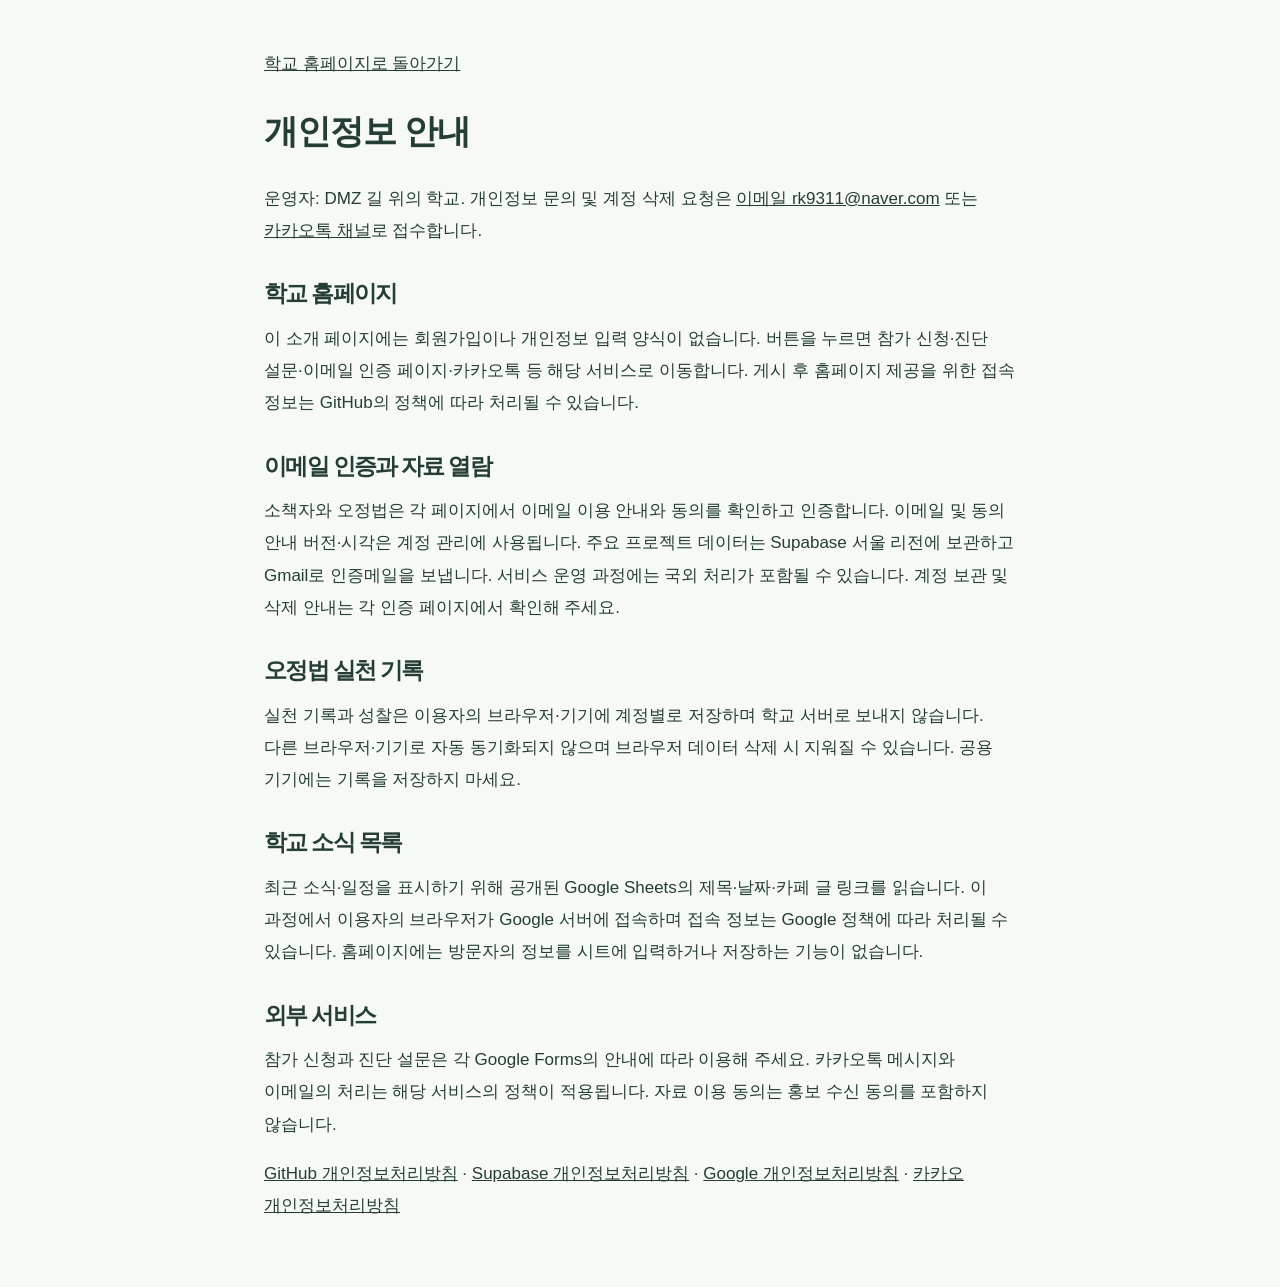
<file: privacy.html>
<!doctype html><html lang="ko"><head><meta charset="utf-8"><meta name="viewport" content="width=device-width,initial-scale=1"><title>개인정보 안내 | DMZ 길 위의 학교</title><link rel="stylesheet" href="style.css"><link rel="stylesheet" href="privacy.css"></head><body><main class="privacy"><a href="index.html">학교 홈페이지로 돌아가기</a><h1>개인정보 안내</h1><p>운영자: DMZ 길 위의 학교. 개인정보 문의 및 계정 삭제 요청은 <a href="mailto:rk9311@naver.com">이메일 rk9311@naver.com</a> 또는 <a href="https://pf.kakao.com/_qJvMX/chat" target="_blank" rel="noopener noreferrer">카카오톡 채널</a>로 접수합니다.</p><h2>학교 홈페이지</h2><p>이 소개 페이지에는 회원가입이나 개인정보 입력 양식이 없습니다. 버튼을 누르면 참가 신청·진단 설문·이메일 인증 페이지·카카오톡 등 해당 서비스로 이동합니다. 게시 후 홈페이지 제공을 위한 접속 정보는 GitHub의 정책에 따라 처리될 수 있습니다.</p><h2>이메일 인증과 자료 열람</h2><p>소책자와 오정법은 각 페이지에서 이메일 이용 안내와 동의를 확인하고 인증합니다. 이메일 및 동의 안내 버전·시각은 계정 관리에 사용됩니다. 주요 프로젝트 데이터는 Supabase 서울 리전에 보관하고 Gmail로 인증메일을 보냅니다. 서비스 운영 과정에는 국외 처리가 포함될 수 있습니다. 계정 보관 및 삭제 안내는 각 인증 페이지에서 확인해 주세요.</p><h2>오정법 실천 기록</h2><p>실천 기록과 성찰은 이용자의 브라우저·기기에 계정별로 저장하며 학교 서버로 보내지 않습니다. 다른 브라우저·기기로 자동 동기화되지 않으며 브라우저 데이터 삭제 시 지워질 수 있습니다. 공용 기기에는 기록을 저장하지 마세요.</p><h2>학교 소식 목록</h2><p>최근 소식·일정을 표시하기 위해 공개된 Google Sheets의 제목·날짜·카페 글 링크를 읽습니다. 이 과정에서 이용자의 브라우저가 Google 서버에 접속하며 접속 정보는 Google 정책에 따라 처리될 수 있습니다. 홈페이지에는 방문자의 정보를 시트에 입력하거나 저장하는 기능이 없습니다.</p><h2>외부 서비스</h2><p>참가 신청과 진단 설문은 각 Google Forms의 안내에 따라 이용해 주세요. 카카오톡 메시지와 이메일의 처리는 해당 서비스의 정책이 적용됩니다. 자료 이용 동의는 홍보 수신 동의를 포함하지 않습니다.</p><p><a href="https://docs.github.com/en/site-policy/privacy-policies/github-general-privacy-statement">GitHub 개인정보처리방침</a> · <a href="https://supabase.com/privacy">Supabase 개인정보처리방침</a> · <a href="https://policies.google.com/privacy?hl=ko">Google 개인정보처리방침</a> · <a href="https://privacy.kakao.com/policy?lang=ko">카카오 개인정보처리방침</a></p></main></body></html>
</file>
<file: style.css>
:root{--ink:#243e35;--green:#254d3e;--muted:#66736b;--cream:#f7f6ee;--line:#dce1d7;--orange:#c96d34;--white:#fff;--sans:"Pretendard","Noto Sans KR","Malgun Gothic",sans-serif}*{box-sizing:border-box}html{scroll-behavior:auto;scroll-padding-top:100px}body{margin:0;color:var(--ink);background:white;font-family:var(--sans);font-size:16px;line-height:1.8;word-break:keep-all}a{color:inherit;text-decoration:none}button{font:inherit}img{max-width:100%;height:auto}a,button,summary{-webkit-tap-highlight-color:transparent}a:focus-visible,button:focus-visible,summary:focus-visible{outline:3px solid #d67e3f;outline-offset:6px}::selection{background:#e1e9bc}.wrap{width:min(1180px,calc(100% - 96px));margin:auto}.skip{position:fixed;top:-100px;z-index:100;background:white;padding:12px}.skip:focus{top:10px}.header{position:sticky;top:0;z-index:20;background:rgba(255,255,255,.97);border-bottom:1px solid #e8e9e1}.header-inner{height:90px;display:flex;align-items:center;gap:30px}.brand{display:flex;align-items:center;gap:11px;line-height:1.25;flex-shrink:0}.brand img{width:48px;height:48px;object-fit:contain}.brand small{display:block;font-size:10px;letter-spacing:2px;font-weight:700;margin-bottom:4px}.brand b{font-size:20px;letter-spacing:-1px}.header nav{margin-left:auto;display:flex;gap:29px;font-size:14px;font-weight:600}.header nav a:hover{color:var(--orange)}.button{display:inline-flex;align-items:center;justify-content:center;gap:36px;background:var(--green);color:white;padding:16px 24px;border:1px solid var(--green);font-weight:700;font-size:15px;transition:background .2s,transform .2s;border-radius:3px}.button:hover{background:#35634e;transform:translateY(-2px)}.button span{font-size:20px;line-height:1}.button.small{font-size:13px;padding:11px 16px;gap:20px}.menu-toggle{display:none}.hero{background:var(--cream);overflow:hidden}.hero-grid{display:grid;grid-template-columns:1.15fr 1fr;align-items:center;gap:35px;min-height:700px;padding-top:65px;padding-bottom:60px}.eyebrow{font-size:11px;letter-spacing:2.1px;font-weight:750;margin:0 0 28px;display:flex;align-items:center;gap:10px}.dot{width:7px;height:7px;background:var(--orange);border-radius:50%}h1,h2,h3,h4,p{margin-top:0}h1{font-size:clamp(42px,4.4vw,64px);line-height:1.25;letter-spacing:-3px;font-weight:800;margin-bottom:27px}em{font-style:normal;color:var(--orange)}.hero-sub{font-size:21px;font-weight:700;margin-bottom:12px;letter-spacing:-.6px}.lead{color:var(--muted);font-size:16px;line-height:1.9}.actions{display:flex;align-items:center;gap:30px;margin-top:30px}.text-link{font-size:14px;font-weight:700;display:inline-flex;gap:26px;align-items:center;border-bottom:1px solid currentColor;padding-bottom:5px}.text-link:hover{color:var(--orange)}.hero-note{display:flex;gap:14px;align-items:center;font-size:11px;letter-spacing:.4px;color:#6b786e;margin-top:32px}.hero-note i{width:3px;height:3px;border-radius:50%;background:#97a38c}.hero-art{position:relative;margin:0;padding:20px 0;isolation:isolate}.logo-disc{background:#fff;border-radius:50%;padding:26px;box-shadow:0 24px 65px #294e3510;position:relative;overflow:hidden}.logo-disc img{display:block;width:100%;border-radius:50%}.orbit{position:absolute;z-index:-1;border:1px solid #d9dfd0;border-radius:50%;inset:-15px}.orbit-two{inset:-45px;border-style:dashed;border-color:#dde3d5}.hero-art figcaption{display:flex;justify-content:center;gap:16px;align-items:center;font-size:12px;letter-spacing:.8px;margin-top:26px}.north{font-size:30px;color:var(--orange)}.hero-bottom{border-top:1px solid var(--line);display:flex;justify-content:space-between;padding:22px 0;font-size:12px;letter-spacing:1px}.hero-bottom a{display:flex;gap:35px}.section{padding:110px 0}.split{display:grid;grid-template-columns:1fr 1fr;gap:90px}h2{font-size:39px;line-height:1.45;letter-spacing:-1.7px;margin:0;font-weight:750}.prose{padding-top:44px;color:var(--muted)}.prose p{margin-bottom:24px}.prose .large{font-size:22px;line-height:1.7;font-weight:600;color:var(--ink);letter-spacing:-.6px}.prose .text-link{color:var(--green);margin-top:10px}.values{background:#edf1e8}.section-head{display:flex;align-items:flex-end;justify-content:space-between;gap:50px;margin-bottom:55px}.section-head>p{margin:0 0 5px;color:var(--muted);font-size:15px}.value-grid{display:grid;grid-template-columns:repeat(4,1fr);border-top:1px solid #aab9a9}.value-grid article{padding:28px 24px 8px 0;position:relative}.value-grid article+article{border-left:1px solid #d0d9cb;padding-left:24px}.number{font-size:12px;color:#7f907d;font-family:monospace}.value-mark{display:block;font-size:50px;line-height:1.3;color:#759473;margin:25px 0 12px}.value-grid h3{font-size:29px;margin-bottom:0}.en{font-size:10px;letter-spacing:1.5px;color:#788772;margin-bottom:28px}.value-grid h4{font-size:15px;margin-bottom:12px}.value-grid article>p:last-child{font-size:14px;color:#62715f;line-height:1.9;margin:0}.story-grid{display:grid;grid-template-columns:1.07fr 1fr;gap:78px;align-items:center}.video-block video{width:100%;aspect-ratio:16/10;object-fit:contain;display:block;background:#152b23;border-radius:3px}.video-block>p{display:flex;justify-content:space-between;color:#7a857b;font-size:11px;border-bottom:1px solid var(--line);padding:15px 0}.story-intro{color:var(--muted);margin:25px 0}.learning-steps{list-style:none;margin:30px 0 0;padding:0}.learning-steps li{display:flex;align-items:baseline;gap:25px;padding:16px 0;border-top:1px solid var(--line)}.learning-steps span{font-size:17px;font-weight:750;flex-shrink:0}.learning-steps p{font-size:14px;color:var(--muted);margin:0}.library{background:var(--cream)}.book-feature{display:grid;grid-template-columns:.85fr 1.15fr;gap:85px;align-items:center}.book-stage{padding:40px;background:#e8e8dc;min-height:420px;text-align:center}.book-stage img{width:220px;box-shadow:12px 16px 25px #293d3628;transform:rotate(-3deg);display:block;margin:0 auto 26px}.book-caption{font-size:11px;letter-spacing:1px;color:#75816e}.book-copy .eyebrow{letter-spacing:1px;color:var(--orange);margin-bottom:16px}.book-copy h3{font-size:29px;line-height:1.6;letter-spacing:-1px;margin:0 0 13px}.author{font-size:12px;color:#6a756b}.book-copy>p:not(.eyebrow):not(.author){font-size:15px;color:var(--muted);margin:25px 0}.book-chapters{display:flex;gap:9px}.book-chapters span{border:1px solid #d8decd;border-radius:20px;padding:3px 14px;font-size:11px}.booklet{border-top:1px solid #d1d8c9;margin-top:30px;padding-top:25px;display:flex;gap:22px}.file-icon{font-size:28px;color:var(--orange)}.booklet b{font-size:16px}.booklet p{font-size:13px;color:var(--muted);margin:6px 0 14px}.booklet .text-link{font-size:12px}.practice-grid{display:grid;grid-template-columns:1fr 1fr;gap:24px}.practice-card{display:block;border:1px solid var(--line);padding:35px 40px;background:#f8f9f4;transition:transform .2s,border-color .2s}.practice-card:hover{transform:translateY(-5px);border-color:var(--green)}.card-label{display:flex;justify-content:space-between;font-size:11px;letter-spacing:1px;margin-bottom:30px;color:#74826d}.card-label span{font-size:22px}.practice-card h3{font-size:31px;line-height:1.4;letter-spacing:-1px;margin-bottom:20px}.practice-card p{color:var(--muted);font-size:14px;max-width:330px;margin-bottom:30px}.card-bottom{display:flex;justify-content:space-between;font-size:13px;border-top:1px solid var(--line);padding-top:20px}.tracker{background:#f4f0e8}.faq{padding-top:20px}.faq h2{margin-bottom:30px}.faq .eyebrow{font-size:10px}.faq-list details{border-bottom:1px solid var(--line);padding:22px 0}.faq-list details:first-child{border-top:1px solid var(--line)}.faq-list summary{list-style:none;cursor:pointer;display:flex;justify-content:space-between;gap:20px;font-size:15px;font-weight:650}.faq-list summary::-webkit-details-marker{display:none}.faq-list summary>span{font-size:21px;line-height:1.2;color:#7e897a}.faq-list details[open]>summary>span{transform:rotate(45deg)}.faq-list details p{font-size:14px;color:var(--muted);margin:18px 0 5px}.faq-list details>a{font-size:13px;text-decoration:underline}.join{background:var(--green);color:white;text-align:center;padding:90px 0}.join .eyebrow{justify-content:center;color:#b7cbb4;font-size:10px}.join h2{font-size:42px;line-height:1.45}.join p:not(.eyebrow){color:#c6d3c4;margin:24px 0}.join .actions{justify-content:center}.button.light{background:#f2f2db;color:var(--green);border-color:#f2f2db}.button.outline{border-color:#92ac97;background:transparent}.button.outline:hover{background:#35634e}footer{background:#f9faf7;padding:58px 0 0}.footer-top{display:grid;grid-template-columns:2fr 1fr 1fr;gap:45px;padding-bottom:45px}.footer-top>div>p:not(.footer-label){font-size:12px;color:#7c867c;margin:22px 0}.footer-label{font-size:12px;font-weight:700;margin-bottom:20px}.footer-top>div>a:not(.brand){display:block;font-size:12px;color:#6e7a6d;line-height:2.5}.footer-bottom{border-top:1px solid var(--line);padding:24px 0;font-size:10px;color:#869080;display:flex;justify-content:space-between}
@media(min-width:1600px){.hero-grid{min-height:770px}}
@media(max-width:1050px){.wrap{width:calc(100% - 64px)}.header nav{gap:16px;font-size:12px}.header-inner{gap:20px}.hero-grid{gap:40px;min-height:650px}h1{font-size:49px}.hero-art .orbit-two{inset:-25px}.hero-sub{font-size:18px}.hero .lead{font-size:14px}.split{gap:45px}.story-grid{gap:42px}h2{font-size:33px}.value-grid article{padding-right:15px}.value-grid article+article{padding-left:15px}.value-grid h4{font-size:13px}.book-feature{gap:45px}.section{padding:85px 0}.faq{padding-top:10px}}
@media(max-width:760px){.wrap{width:calc(100% - 40px)}.header-inner{height:74px;gap:14px}.brand img{width:40px;height:40px}.brand b{font-size:17px}.brand small{font-size:8px}.header .button.small{margin-left:auto;padding:9px 12px;font-size:11px;gap:12px}.menu-toggle{display:flex;border:0;background:none;width:30px;height:36px;flex-direction:column;justify-content:center;gap:6px;padding:4px}.menu-toggle span{height:1px;width:22px;background:var(--green)}.header nav{display:none;position:absolute;top:74px;left:0;right:0;background:white;padding:22px 25px;flex-direction:column;border-bottom:1px solid var(--line);gap:20px;font-size:15px}.header nav.open{display:flex}.hero-grid{grid-template-columns:1fr;padding:45px 0 32px;gap:55px}.hero .eyebrow{font-size:9px;letter-spacing:1.6px;margin-bottom:24px}h1{font-size:44px;letter-spacing:-2.1px}.hero-sub{font-size:18px}.hero .lead{font-size:14px}.actions{gap:22px}.button{padding:14px 18px;font-size:13px;gap:25px}.hero-note{margin-top:26px}.hero-art{width:min(80%,350px);margin:0 auto 12px;padding:0}.logo-disc{padding:18px}.hero-art .orbit-one{inset:-10px}.hero-art .orbit-two{inset:-25px}.hero-art figcaption{margin-top:18px;font-size:10px}.hero-bottom{font-size:10px;letter-spacing:0}.hero-bottom a{gap:12px}.section{padding:65px 0}.split,.story-grid,.book-feature{grid-template-columns:1fr;gap:32px}h2{font-size:31px;line-height:1.45}.eyebrow{font-size:10px;margin-bottom:22px}.prose{padding:0}.prose .large{font-size:19px}.prose>p{font-size:14px}.section-head{display:block;margin-bottom:34px}.section-head>p{font-size:13px;margin-top:22px}.value-grid{grid-template-columns:1fr 1fr}.value-grid article{padding:22px 18px 28px 0}.value-grid article+article{padding-left:18px}.value-grid article:nth-child(3){border-left:0;padding-left:0;border-top:1px solid #c7d2c0}.value-grid article:nth-child(4){border-top:1px solid #c7d2c0}.value-mark{font-size:40px;margin:14px 0 8px}.value-grid h3{font-size:25px}.value-grid h4{font-size:13px;min-height:23px}.value-grid article>p:last-child{font-size:12px}.en{margin-bottom:18px;font-size:9px}.story-grid>div:last-child{grid-row:1}.story-intro{font-size:14px}.video-block>p{font-size:10px}.book-stage{min-height:0;padding:32px}.book-stage img{width:180px}.book-copy h3{font-size:25px}.book-copy>p:not(.eyebrow):not(.author){font-size:14px}.booklet b{font-size:14px}.practice-grid{grid-template-columns:1fr}.practice-card{padding:28px}.practice-card h3{font-size:29px}.faq{padding-top:0}.faq-list details{padding:19px 0}.faq-list summary{font-size:14px}.join{padding:65px 0}.join h2{font-size:30px}.join p:not(.eyebrow){font-size:14px}.join .actions{gap:12px;flex-wrap:wrap}.footer-top{grid-template-columns:1fr 1fr;gap:25px}.footer-top>div:first-child{grid-column:1/-1}.footer-top>div>p:not(.footer-label){margin-bottom:0}footer{padding-top:40px}.desktop{display:none}}
@media(prefers-reduced-motion:reduce){html{scroll-behavior:auto}*,*:before,*:after{transition:none!important}}

/* Education programs and long-term vision */
.programs{background:#f7f9f5}.course-feature{display:grid;grid-template-columns:.9fr 1.1fr;gap:64px;background:white;padding:48px;border:1px solid var(--line)}.course-tag{font-size:14px;color:var(--orange);font-weight:700}.course-feature h3{font-size:34px;line-height:1.5;margin:20px 0}.course-feature p{font-size:16px;color:var(--muted)}.course-note{font-size:14px!important;color:#657260}.curriculum{margin:0;padding-left:28px}.curriculum li{padding:12px 0 12px 8px;border-bottom:1px solid var(--line);font-size:16px}.curriculum li:first-child{padding-top:0}.curriculum li::marker{color:var(--orange);font-weight:700}.curriculum span{display:block;font-size:14px;color:var(--muted);margin-top:3px}.field-learning{margin-top:60px}.field-learning h3,.pathway h3{font-size:25px;letter-spacing:-.7px}.field-learning>p,.pathway>p{font-size:16px;color:var(--muted)}.field-grid{display:grid;grid-template-columns:repeat(4,1fr);gap:22px;margin:30px 0 45px}.field-grid article{border-top:2px solid #7c9b78;padding-top:22px}.field-grid h4{font-size:20px;margin-bottom:8px}.field-grid p{font-size:16px;color:var(--orange);margin-bottom:12px}.field-grid span{font-size:16px;color:var(--muted)}.pathway{border-top:1px solid var(--line);padding-top:30px}.vision{background:#254d3e;color:#fff}.vision h2 em{color:#f3c080}.vision-lead{font-size:18px;max-width:800px;margin:28px 0 45px;color:#d9e3d5}.dmz-meanings{display:grid;grid-template-columns:repeat(3,1fr);gap:30px;padding-bottom:45px;border-bottom:1px solid #5c7967}.dmz-meanings h3{font-size:17px;color:#f3c080;overflow-wrap:anywhere}.dmz-meanings b{font-size:19px}.dmz-meanings p{font-size:16px;color:#d9e3d5;margin:15px 0 0}.vision-roadmap{display:grid;grid-template-columns:repeat(4,1fr);gap:28px;margin-top:45px}.vision-roadmap span{font-size:14px;color:#d8c399}.vision-roadmap h3{font-size:21px;margin:12px 0}.vision-roadmap p{font-size:16px;color:#d9e3d5}.vision-note{font-size:14px;color:#d4dfd1;margin-top:24px}.vision blockquote{font-size:30px;line-height:1.6;margin:48px 0 0;padding-top:40px;border-top:1px solid #5c7967;font-weight:650}.header nav{gap:18px}.header nav a{white-space:nowrap}
@media(max-width:1050px){.course-feature{padding:30px;gap:30px}.vision-roadmap{grid-template-columns:1fr 1fr}.header nav{gap:12px}.header-inner{gap:16px}}
@media(max-width:760px){.course-feature{grid-template-columns:1fr;padding:25px;gap:32px}.course-feature h3{font-size:28px}.field-grid{grid-template-columns:1fr 1fr;gap:25px}.dmz-meanings,.vision-roadmap{grid-template-columns:1fr}.dmz-meanings{gap:28px}.vision-roadmap{gap:18px}.vision-roadmap>div{border-bottom:1px solid #5c7967;padding-bottom:15px}.vision blockquote{font-size:24px}.vision-lead{font-size:16px}.header nav{gap:18px}}

.course-feature .course-contact-note{font-size:15px;margin:14px 0 0;color:var(--muted)}.faq-contact-actions{display:flex;align-items:center;flex-wrap:wrap;gap:16px;margin:20px 0 8px}.faq-contact-actions .channel-add{background:#fee500;border-color:#fee500;color:#191919;font-size:15px;padding:12px 18px}.faq-contact-actions .channel-add:hover{background:#f2da00;border-color:#f2da00}.faq-contact-actions .text-link{font-size:14px}

.program-intro{font-size:19px;line-height:1.95;max-width:900px;color:var(--muted);margin-bottom:42px}.program-philosophy{display:grid;grid-template-columns:1fr 1fr;gap:40px;background:#fff;border:1px solid var(--line);padding:40px}.program-philosophy h3{font-size:27px;line-height:1.5;margin:18px 0}.program-philosophy p{font-size:16px;color:var(--muted)}.program-philosophy blockquote{margin:28px 0 0;padding:20px 0 0;border-top:1px solid var(--line);font-size:18px;line-height:1.9;color:var(--green)}.program-block{margin-top:64px}.program-block>h3,.program-reflection h3,.program-inquiry h3{font-size:26px;line-height:1.5;letter-spacing:-.6px}.experience-grid{display:grid;grid-template-columns:repeat(3,1fr);gap:28px}.experience-grid article{border-top:2px solid #7c9b78;padding-top:20px}.experience-grid h4{font-size:19px;margin-bottom:12px;line-height:1.6}.experience-grid p,.program-flow>p{font-size:16px;color:var(--muted);margin-bottom:0}.program-flow ol{list-style:none;padding:0;display:flex;flex-wrap:wrap;gap:10px 12px;counter-reset:learning-flow}.program-flow li{counter-increment:learning-flow;border:1px solid var(--line);background:white;border-radius:6px;padding:12px 16px;font-size:16px}.program-flow li::before{content:counter(learning-flow) '. ';font-weight:700;color:var(--orange)}.format-grid{display:grid;grid-template-columns:repeat(4,1fr);gap:18px}.format-grid article{padding:25px 22px;border:1px solid var(--line);background:white}.format-grid article>span{display:block;font-size:14px;color:var(--muted);margin-bottom:14px}.format-grid h4{font-size:23px;margin-bottom:4px}.format-grid b{display:block;font-size:15px;color:var(--orange);margin-bottom:18px}.format-grid p{font-size:16px;color:var(--muted);margin:18px 0 0}.format-note{margin-top:22px;line-height:1.9}.program-example{margin-top:48px;border:1px solid #bccbbb;background:white}.program-example summary{padding:25px 30px;align-items:center;font-size:21px;line-height:1.6;list-style:none}.program-example summary>span:first-child{font:inherit;color:var(--ink)}.program-example small{display:block;font-size:14px;font-weight:500;color:var(--orange);margin-bottom:6px}.program-example .example-toggle{font-size:30px;color:var(--green);flex-shrink:0}.program-example[open] .example-toggle{transform:rotate(45deg)}.example-content{padding:0 30px 30px}.example-content>p{font-size:16px;color:var(--muted)}.week-list{list-style:none;padding:0;margin:25px 0}.week-list li{display:grid;grid-template-columns:1fr 1.15fr;gap:32px;border-top:1px solid var(--line);padding:24px 0}.week-list li span{font-size:14px;color:var(--orange)}.week-list h4{font-size:20px;line-height:1.6;margin:8px 0 0}.week-list p{font-size:16px;color:var(--muted);margin:0}.program-reflection{margin-top:45px;padding:32px;background:#eaf0e5}.program-reflection h3{font-size:22px}.program-reflection p{font-size:19px;line-height:2.1;margin:0}.program-inquiry{display:flex;align-items:center;justify-content:space-between;gap:30px;margin-top:48px;padding-top:35px;border-top:1px solid var(--line)}.program-inquiry p{color:var(--muted);font-size:16px;margin-bottom:12px}.program-inquiry .button{flex-shrink:0}.program-inquiry .course-contact-note{font-size:14px;margin:0}
@media(max-width:1050px){.format-grid{grid-template-columns:repeat(2,1fr)}.program-philosophy{padding:30px;gap:30px}}
@media(max-width:760px){.program-intro{font-size:17px}.program-philosophy{grid-template-columns:1fr;padding:24px;gap:30px}.program-philosophy h3{font-size:24px}.program-block{margin-top:45px}.program-block>h3,.program-inquiry h3{font-size:24px}.experience-grid{grid-template-columns:1fr;gap:25px}.format-grid{grid-template-columns:1fr}.program-example summary{padding:22px;font-size:19px;gap:15px}.example-content{padding:0 22px 22px}.week-list li{grid-template-columns:1fr;gap:12px}.program-reflection{padding:24px}.program-reflection p{font-size:17px}.program-inquiry{align-items:flex-start;flex-direction:column}.program-inquiry .button{width:100%}}

/* COMMUNITY START */
.community{background:#f3f5ee}.community-grid{display:grid;grid-template-columns:repeat(3,minmax(0,1fr));gap:24px}.community-card{background:#fff;border:1px solid var(--line);padding:32px;display:flex;flex-direction:column;align-items:flex-start}.community-label{font-size:12px;letter-spacing:1.3px;font-weight:700;color:var(--orange);margin-bottom:22px}.community-card h3{font-size:27px;margin:0 0 18px;line-height:1.5;letter-spacing:-.7px}.community-description{font-size:16px;line-height:1.9;color:var(--muted);margin:0 0 28px}.community-card .community-button{margin-top:auto;width:100%;font-size:16px;padding:13px 15px;min-height:48px}.community-note{font-size:14px;color:var(--muted);line-height:1.9;margin:24px 0 0}.community-channel{display:flex;align-items:center;justify-content:space-between;gap:22px;padding-top:26px;margin-top:26px;border-top:1px solid #cdd8c8}.community-channel p{font-size:16px;color:var(--muted);margin:0}.community-channel .text-link{flex-shrink:0}.visually-hidden{position:absolute;width:1px;height:1px;padding:0;margin:-1px;overflow:hidden;clip-path:inset(50%);white-space:nowrap;border:0}
.community-resources{width:100%;margin-top:auto}.community-resources summary{list-style:none;cursor:pointer;gap:12px}.community-resources summary::-webkit-details-marker{display:none}.community-resources summary::after{content:'+';font-size:21px;line-height:1}.community-resources[open] summary::after{content:'−'}.community-resources ul{list-style:none;padding:0;margin:14px 0 0;display:grid;gap:8px}.community-resources li a{display:block;border:1px solid var(--line);padding:12px 14px;background:#f7f9f4;font-size:16px;line-height:1.6;overflow-wrap:anywhere}.community-resources li a:hover{background:#edf2e6;border-color:#7c9b78}
@media(max-width:1050px){.community-card{padding:25px}.header nav{gap:10px}}
@media(max-width:760px){.community-grid{grid-template-columns:1fr;gap:18px}.community-card{padding:26px}.community-card h3{font-size:25px}.community-channel{align-items:flex-start;flex-direction:column}.header nav{gap:18px}}
/* COMMUNITY END */

/* START GUIDE START */
.start-guide{list-style:none;padding:0;margin:22px 0 0;display:flex;align-items:center;flex-wrap:wrap;gap:10px 12px;font-size:14px;font-weight:600;line-height:1.7;color:var(--green)}.start-guide li{display:flex;align-items:center;gap:12px}.start-guide li:not(:last-child)::after{content:'→';color:#7a8776;font-weight:400}.start-guide a{display:inline-flex;align-items:center;gap:5px;padding:4px 0;text-underline-offset:4px}.start-guide a:hover{text-decoration:underline}.step-number{display:inline-flex;align-items:center;justify-content:center;border:1px solid #c7d4bf;border-radius:50%;width:22px;height:22px;font-size:12px;line-height:1;background:#fff;flex-shrink:0}.program-schedule{display:flex;justify-content:space-between;align-items:center;gap:28px;padding:28px 32px;margin:0 0 36px;background:#eaf0e5;border:1px solid #ccd9c5}.program-schedule h3{font-size:22px;line-height:1.5;margin:0 0 10px}.program-schedule p{font-size:16px;color:var(--muted);margin:0;line-height:1.8}.program-schedule .button{background:#fee500;border-color:#fee500;color:#191919;flex-shrink:0;font-size:15px;padding:13px 18px}.program-schedule .button:hover{background:#f2da00;border-color:#f2da00}
@media(max-width:760px){.start-guide{font-size:13px;gap:8px}.start-guide li{gap:8px}.step-number{width:20px;height:20px}.program-schedule{padding:24px;align-items:flex-start;flex-direction:column;gap:20px}.program-schedule .button{width:100%}}
/* START GUIDE END */

/* RECENT NEWS START */
.recent-news{margin:0 0 32px;padding:28px 32px;background:#fff;border:1px solid var(--line)}.recent-news-head{display:flex;justify-content:space-between;align-items:center;gap:20px;margin-bottom:16px}.recent-news-head h3{font-size:25px;margin:0;letter-spacing:-.6px}.recent-news-head .text-link{font-size:15px;flex-shrink:0}.recent-news-list{list-style:none;margin:0;padding:0}.recent-news-list li+li{border-top:1px solid var(--line)}.recent-news-list a{display:flex;gap:24px;align-items:baseline;padding:18px 0;line-height:1.65}.recent-news-list time{color:var(--muted);font-size:14px;white-space:nowrap;font-variant-numeric:tabular-nums}.recent-news-list a>span:not(.visually-hidden){font-size:18px;font-weight:600;overflow-wrap:anywhere}.recent-news-list a:hover>span{text-decoration:underline;text-underline-offset:4px}.recent-news-status{font-size:16px;line-height:1.9;color:var(--muted);margin:8px 0}.recent-news-retry{font:inherit;font-size:14px;border:1px solid var(--line);background:#f3f5ee;color:var(--green);padding:10px 16px;cursor:pointer;margin-top:12px}.recent-news [hidden]{display:none!important}.recent-news a:focus-visible,.recent-news-retry:focus-visible{outline:3px solid #d28b45;outline-offset:5px}
@media(max-width:760px){.recent-news{padding:24px}.recent-news-head{align-items:flex-start;flex-direction:column;gap:8px}.recent-news-list a{flex-direction:column;gap:5px}.recent-news-head h3{font-size:23px}}
/* RECENT NEWS END */

/* DMZ VISION READING */
.dmz-vision-intro{max-width:740px;margin:24px auto 32px;text-align:left}.dmz-vision-intro p{font-size:17px;line-height:1.95;margin:0 0 16px}.dmz-vision-close{font-size:19px;line-height:1.8;font-weight:600;margin:30px auto 50px;max-width:740px}.dmz-meanings article p{line-height:1.95}

/* Local review copy, preserving the school brand. */
.hero-definition{font-size:14px;line-height:1.8;color:var(--muted);margin:22px 0 0;max-width:38em}.hero .hero-sub{font-size:20px}.hero .hero-note{font-size:14px;letter-spacing:0}.hero h1{font-size:clamp(40px,4vw,59px);letter-spacing:-2.6px}.hero .actions{gap:20px;flex-wrap:wrap}.participation-welcome{padding:20px 22px;background:#f2f5ec;border-left:3px solid #9baf80;font-size:16px}.proposal-section{background:var(--cream)}.proposal-invitation{max-width:850px}.proposal-invitation h2{margin-bottom:24px}.proposal-invitation>p:not(.eyebrow){color:var(--muted);font-size:18px;line-height:1.9;margin-bottom:16px}.proposal-invitation>.button{margin-top:12px}.proposal-options{margin-top:48px;scroll-margin-top:120px}.proposal-options>h3{font-size:24px;margin-bottom:12px}.proposal-options-note{font-size:15px;color:var(--muted);max-width:800px;line-height:1.9;margin-bottom:24px}.proposal{border:1px solid #d4ddce;background:#fff;margin-bottom:14px;scroll-margin-top:110px}.proposal>summary{list-style:none;display:flex;justify-content:space-between;gap:22px;align-items:center;cursor:pointer;padding:26px 30px}.proposal>summary::-webkit-details-marker{display:none}.proposal>summary strong{display:block;font-size:23px;line-height:1.6;letter-spacing:-.5px}.proposal-line{display:block;font-size:16px;font-weight:400;color:var(--muted);margin-top:5px;line-height:1.8}.proposal-toggle{font-size:28px;flex-shrink:0;font-weight:400}.proposal[open] .proposal-toggle{font-size:0}.proposal[open] .proposal-toggle::after{content:'−';font-size:28px}.proposal[open]>summary{border-bottom:1px solid var(--line);background:#f4f7f0}.proposal-body{padding:30px;max-width:960px}.proposal-purpose{font-size:18px;line-height:1.9;max-width:48em}.proposal-meta{display:grid;grid-template-columns:1fr 1fr;gap:18px;background:#f6f8f3;padding:20px 24px;margin:24px 0}.proposal-meta dt{font-size:14px;font-weight:700;margin-bottom:6px}.proposal-meta dd{margin:0;font-size:16px;line-height:1.8;color:var(--muted)}.proposal-body h4{font-size:18px;margin:24px 0 12px}.proposal-body ol{padding-left:24px;line-height:1.9}.proposal-body li{padding-left:5px;margin-bottom:8px;font-size:16px}.proposal-result{border-left:3px solid #adbd89;padding:2px 0 2px 22px;margin:24px 0}.proposal-result h4{margin:0 0 8px}.proposal-result p{margin:0;line-height:1.9}.proposal-consult{display:flex;justify-content:space-between;align-items:center;gap:24px;margin-top:28px;padding-top:24px;border-top:1px solid var(--line)}.proposal-consult p{font-size:18px;font-weight:600;max-width:34em;margin:0}.proposal-consult .button{white-space:nowrap}.proposal-note{font-size:14px;line-height:1.85;color:var(--muted);margin:20px 0 0}.proposal-tool{background:#f0f5eb;padding:22px 24px;margin:24px 0}.proposal-tool p{line-height:1.9;margin-bottom:12px}.host-section{background:#fff}.host-note{font-size:14px;line-height:1.9;margin-top:20px}.practice-course-link{margin:26px 0 0}.practice .tracker p{line-height:1.9}.header nav{font-size:14px;gap:19px}.program-schedule p{max-width:48em}.program-inquiry .button{white-space:nowrap}.programs .program-intro{max-width:900px}
@media(max-width:1050px){.header nav{gap:12px}.header-inner{gap:20px}.header .button.small{padding:10px 12px}.proposal-consult{align-items:flex-start;flex-direction:column}}
@media(max-width:760px){.hero h1{font-size:40px;letter-spacing:-2px}.hero .hero-sub{font-size:18px}.hero .actions{align-items:flex-start;gap:18px}.hero .actions .button{width:100%;padding:15px 16px}.proposal-invitation h2{font-size:29px;letter-spacing:-1.2px}.proposal-invitation>p:not(.eyebrow){font-size:16px}.proposal-options{margin-top:34px}.proposal-options>h3{font-size:22px}.proposal>summary{padding:22px 20px;gap:12px}.proposal>summary strong{font-size:21px}.proposal-line{font-size:15px}.proposal-body{padding:24px 20px}.proposal-purpose{font-size:17px}.proposal-meta{grid-template-columns:1fr;padding:18px}.proposal-consult .button{width:100%}.proposal-tool{padding:18px}.host-section .prose{padding-top:0}.header nav{gap:18px}.hero-definition{font-size:14px}}

/* HERO WALKING START */
.hero-grid{grid-template-columns:1fr 1.12fr;gap:44px}.hero-art.hero-walking{padding:0;min-width:0}.hero-photo-frame{position:relative;aspect-ratio:4/3;overflow:hidden;border-radius:100px 8px 100px 8px;box-shadow:0 24px 54px #243e351c;background:#dfe7df}.hero-photo-frame .hero-landscape{display:block;width:100%;height:100%;object-fit:cover;object-position:68% center}.hero-logo-badge{position:absolute;left:22px;top:22px;width:clamp(82px,8.5vw,116px);aspect-ratio:1;background:#fff;border:7px solid #fff;border-radius:50%;overflow:hidden;box-shadow:0 5px 22px #172e2940}.hero-logo-badge img{display:block;width:100%;height:100%;object-fit:contain;border-radius:50%}.hero-walking figcaption{font-size:14px;line-height:1.8;letter-spacing:0;margin-top:20px;justify-content:center;color:var(--muted);text-align:center}
@media(max-width:1050px){.hero-grid{gap:30px}.hero-photo-frame{border-radius:70px 6px 70px 6px}.hero-logo-badge{left:18px;top:18px;width:90px}}
@media(max-width:760px){.hero-grid{grid-template-columns:1fr;gap:34px}.hero-art.hero-walking{max-width:none;width:100%}.hero-photo-frame{aspect-ratio:3/2;border-radius:62px 6px 62px 6px}.hero-photo-frame .hero-landscape{object-position:70% center}.hero-logo-badge{width:80px;left:16px;top:16px;border-width:5px}.hero-walking figcaption{font-size:14px;margin-top:16px}}
/* HERO WALKING END */

/* HOST CONTACT START */
.host-contact{margin-top:30px;padding-top:26px;border-top:1px solid var(--line)}.host-contact h3{font-size:20px;line-height:1.6;margin:0 0 18px;letter-spacing:-.5px}.host-contact-actions{display:flex;align-items:stretch;flex-wrap:wrap;gap:12px}.host-contact-actions .button{font-size:15px;padding:13px 17px;gap:10px}.host-contact-actions .host-chat{color:#243e35;background:#fff;border-color:#9aab9c}.host-contact-actions .host-chat:hover{background:#edf3e8}.host-contact .host-email-address{font-size:16px;margin:18px 0 8px;overflow-wrap:anywhere}.host-email-address a{text-decoration:underline;text-underline-offset:4px}.host-contact .host-contact-note{font-size:14px;line-height:1.85;margin:0;color:var(--muted)}.host-section h2{font-size:34px;line-height:1.6;letter-spacing:-1.5px}
@media(max-width:760px){.host-section h2{font-size:29px}.host-contact-actions{flex-direction:column;align-items:stretch}.host-contact-actions .button{font-size:16px}}
/* HOST CONTACT END */



















/* ENTRY FLOW START */
.proposal-picker{margin-top:26px}.proposal-picker>summary{cursor:pointer;list-style:none;display:inline-flex;align-items:center;gap:20px;min-height:52px;padding:14px 22px;color:#fff;background:var(--green);border:1px solid var(--green);border-radius:3px;font-size:16px;font-weight:700}.proposal-picker>summary::-webkit-details-marker{display:none}.proposal-picker>summary:after{content:'+';font-size:24px;font-weight:400;line-height:1}.proposal-picker[open]>summary:after{content:'−'}.proposal-picker>summary:hover{background:#35634e}.proposal-picker-content{margin-top:30px}.proposal-picker-content>h3{font-size:24px;line-height:1.6;margin:0 0 12px}.proposal-direct-contact{margin-top:22px}.join .join-application-note{font-size:15px;line-height:1.8;margin:22px auto 0;max-width:560px}.practice .diagnostic-result-note{font-size:14px;margin-top:12px;line-height:1.85;color:var(--muted)}
@media(max-width:760px){.proposal-picker>summary{width:100%;justify-content:space-between}.proposal-picker-content>h3{font-size:22px}.hero .actions .button{font-size:16px}}
/* ENTRY FLOW END */

/* LEARNING METHOD START */
.learning-method{border:1px solid var(--line);margin:30px 0 38px;background:#fff}.learning-method>summary{cursor:pointer;list-style:none;padding:24px 26px;display:flex;justify-content:space-between;align-items:center;gap:20px}.learning-method>summary::-webkit-details-marker{display:none}.learning-method>summary strong{display:block;font-size:22px;line-height:1.6}.learning-method>summary small{display:block;font-size:14px;line-height:1.8;color:var(--muted);margin-top:6px}.method-toggle{font-size:28px}.learning-method[open] .method-toggle{font-size:0}.learning-method[open] .method-toggle:after{content:'−';font-size:28px}.learning-method[open]>summary{border-bottom:1px solid var(--line)}.learning-method-content{padding:26px}.learning-method-content .program-philosophy{margin-top:0}.learning-method-content .program-block:last-child{margin-bottom:0}
@media(max-width:760px){.learning-method>summary{padding:21px 20px}.learning-method>summary strong{font-size:20px}.learning-method-content{padding:18px}.learning-method-content .program-philosophy{gap:18px}}
/* LEARNING METHOD END */


/* COURSE THUMBNAIL CARDS 20261126 */
.proposal-card-grid{display:grid;grid-template-columns:repeat(2,minmax(0,1fr));gap:26px;margin:28px 0;align-items:start}.proposal-preview-card{background:#fff;border:1px solid var(--line);border-radius:12px;overflow:hidden;box-shadow:0 5px 22px #18372606}.course-card-thumbnail{display:block;width:100%;height:auto;aspect-ratio:16/10;object-fit:cover}.course-card-content{padding:25px 25px 4px}.course-card-audience{font-size:13px;line-height:1.7;color:var(--muted);margin:0 0 10px!important;letter-spacing:0}.course-card-content>h3{font-size:23px;line-height:1.5;letter-spacing:-.045em;margin:0 0 16px;min-height:69px;display:flex;align-items:center;word-break:keep-all}.course-card-scene{font-size:16px;line-height:1.9;letter-spacing:-.04em;margin:0 0 23px!important;word-break:keep-all}.course-card-scene>span{display:block}.course-card-takeaway{font-weight:700;color:var(--green)}.proposal-card-grid .course-card-details{margin:0;border:0;border-top:1px solid var(--line);border-radius:0;background:transparent}.proposal-card-grid .course-card-details>summary{padding:18px 0 20px;display:flex;gap:14px;justify-content:space-between;align-items:center;list-style:none;background:transparent}.proposal-card-grid .course-card-details>summary::-webkit-details-marker{display:none}.course-detail-label{font-size:15px!important;line-height:1.7;font-weight:700;color:var(--green)}.course-detail-icon{font-size:25px!important;line-height:1;font-weight:400;color:var(--green)}.proposal-card-grid .course-card-details[open]>summary>.course-detail-icon{transform:rotate(45deg)}.proposal-card-grid .course-card-details[open]>summary{border-bottom:1px solid var(--line)}.proposal-card-grid .course-card-details>.proposal-body{padding:22px 0 18px;font-size:15px}.proposal-card-grid .proposal-meta{grid-template-columns:1fr;gap:12px}.proposal-card-grid .proposal-meta>div{padding:15px}.proposal-card-grid .proposal-body h4{font-size:17px}.proposal-card-grid .proposal-body p,.proposal-card-grid .proposal-body li,.proposal-card-grid .proposal-body dd{font-size:15px;line-height:1.9}.proposal-card-grid .proposal-consult .button{display:block;text-align:center;padding:13px 12px}.course-illustration-note{font-size:13px!important;line-height:1.85!important;color:var(--muted);margin:16px 0 0!important}.proposal-card-grid .course-card-details>summary:focus-visible{outline:3px solid #a96530;outline-offset:4px}.proposal-preview-card:last-child:nth-child(odd){grid-column:1/-1;max-width:calc(50% - 13px);width:100%;justify-self:center}
@media(max-width:1000px){.course-card-content{padding:21px 21px 3px}.course-card-content>h3{font-size:21px;min-height:63px}.course-card-scene{font-size:15px}}
@media(max-width:760px){.proposal-card-grid{grid-template-columns:1fr;gap:24px;margin-top:23px}.proposal-preview-card:last-child:nth-child(odd){grid-column:auto;max-width:none}.course-card-content{padding:22px 20px 3px}.course-card-content>h3{font-size:22px;min-height:0}.course-card-scene{font-size:15.5px}.proposal-card-grid .course-card-details>.proposal-body{padding-top:18px}.course-card-audience{font-size:12px}.course-card-thumbnail{aspect-ratio:16/10}}
/* END COURSE THUMBNAIL CARDS */

/* INQUIRY METHODS 20261128 */
.inquiry-actions{display:grid;grid-template-columns:repeat(2,minmax(0,1fr));gap:12px;align-items:stretch}.inquiry-actions .button{display:flex!important;align-items:center;justify-content:center;text-align:center;min-height:52px;padding:14px 16px!important;font-size:15px!important;line-height:1.6;letter-spacing:-.035em}.inquiry-actions .inquiry-email{color:var(--green);background:#fff;border:1px solid var(--green)}.inquiry-actions .inquiry-email:hover{background:#eef4ef}.inquiry-method-note{font-size:14px!important;line-height:1.85!important;color:var(--muted);margin:12px 0 0!important}.inquiry-contact{max-width:760px}.inquiry-help{margin-top:18px;border-top:1px solid var(--line);border-bottom:1px solid var(--line);background:#fff}.inquiry-help>summary{display:flex;justify-content:space-between;align-items:center;gap:18px;list-style:none;cursor:pointer;padding:17px 18px;font-size:15px;line-height:1.7;font-weight:700;color:var(--green)}.inquiry-help>summary::-webkit-details-marker{display:none}.inquiry-help>summary>span:last-child{font-size:24px;font-weight:400}.inquiry-help[open]>summary>span:last-child{transform:rotate(45deg)}.inquiry-help-content{display:grid;grid-template-columns:220px 1fr;gap:28px;padding:8px 20px 22px}.inquiry-qr{margin:0}.inquiry-qr img{display:block;width:100%;height:auto;max-width:220px;image-rendering:auto}.inquiry-qr figcaption{font-size:13px;line-height:1.7;text-align:center;margin-top:8px;color:var(--muted)}.inquiry-help-text p{font-size:14px!important;line-height:1.85!important;margin:0 0 15px!important;word-break:keep-all}.inquiry-email-address{font-weight:700;user-select:all;overflow-wrap:anywhere}.inquiry-copy-button{font:inherit;font-size:13px;line-height:1.6;padding:9px 13px;min-height:40px;cursor:pointer;color:var(--green);border:1px solid var(--line);background:#f4f7f3;border-radius:4px}.inquiry-copy-status{min-height:1.6em;margin:8px 0!important}.inquiry-help-text .inquiry-small-note{font-size:12px!important;color:var(--muted)}.proposal-card-grid .proposal-consult .inquiry-card-note{font-size:13px;line-height:1.8;color:var(--muted);margin:12px 0 0}.inquiry-mobile-label{display:none}.inquiry-copy-button:focus-visible,.inquiry-help>summary:focus-visible{outline:3px solid #a96530;outline-offset:4px}
@media(max-width:1050px){.proposal-card-grid .inquiry-actions{grid-template-columns:1fr;gap:10px}}
@media(max-width:760px){.inquiry-contact>.inquiry-actions{grid-template-columns:1fr}.inquiry-help-content{grid-template-columns:1fr;padding:4px 18px 18px;gap:0}.inquiry-qr,.inquiry-desktop-tip,.inquiry-desktop-label{display:none}.inquiry-mobile-label{display:inline}.inquiry-help>summary{font-size:14px;padding:16px 18px}.inquiry-help-text p{font-size:14px!important}.inquiry-actions .button{font-size:15px!important}}
/* END INQUIRY METHODS */

/* INQUIRY CARD BUTTON FIT 20261128 */
.inquiry-actions{min-width:0;max-width:100%}
.inquiry-actions .button{min-width:0;max-width:100%;box-sizing:border-box;white-space:normal;overflow-wrap:anywhere;word-break:keep-all}
.proposal-card-grid .proposal-consult{display:block;min-width:0;width:100%;max-width:100%;box-sizing:border-box}
.proposal-card-grid .proposal-consult>p{margin:0 0 16px;max-width:100%;word-break:keep-all;overflow-wrap:anywhere}
.proposal-card-grid .proposal-consult .inquiry-actions{width:100%;grid-template-columns:minmax(0,1fr);gap:10px}
.proposal-card-grid .proposal-consult .inquiry-actions .button{width:100%;min-height:52px;height:auto;white-space:normal;line-height:1.65;padding:13px 12px!important}
/* END INQUIRY CARD BUTTON FIT */
</file>
<file: privacy.css>
body{background:#f7f9f5}.privacy{max-width:800px;margin:auto;padding:48px 24px;font-size:17px;line-height:1.9}.privacy h1{font-size:34px;letter-spacing:-1px;margin:30px 0}.privacy h2{font-size:23px;margin:30px 0 12px}.privacy a{text-decoration:underline;overflow-wrap:anywhere}
</file>
